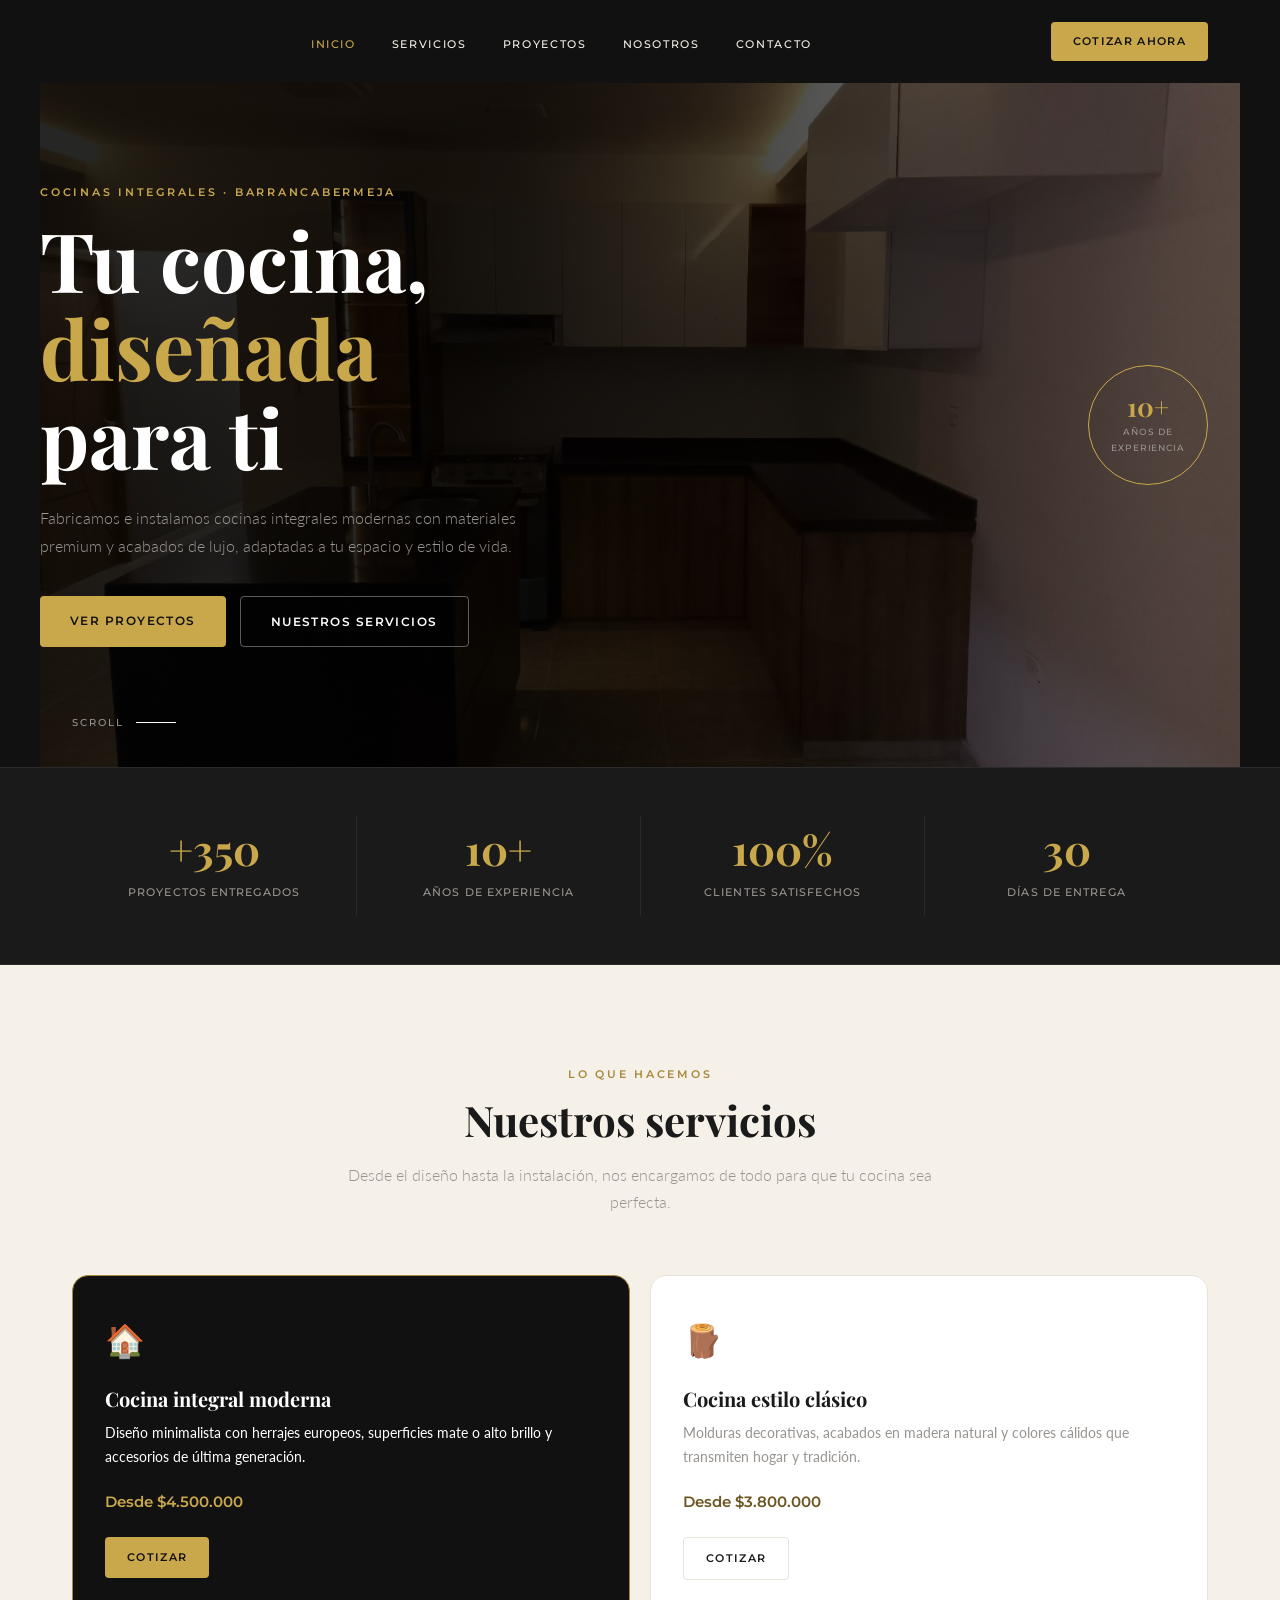
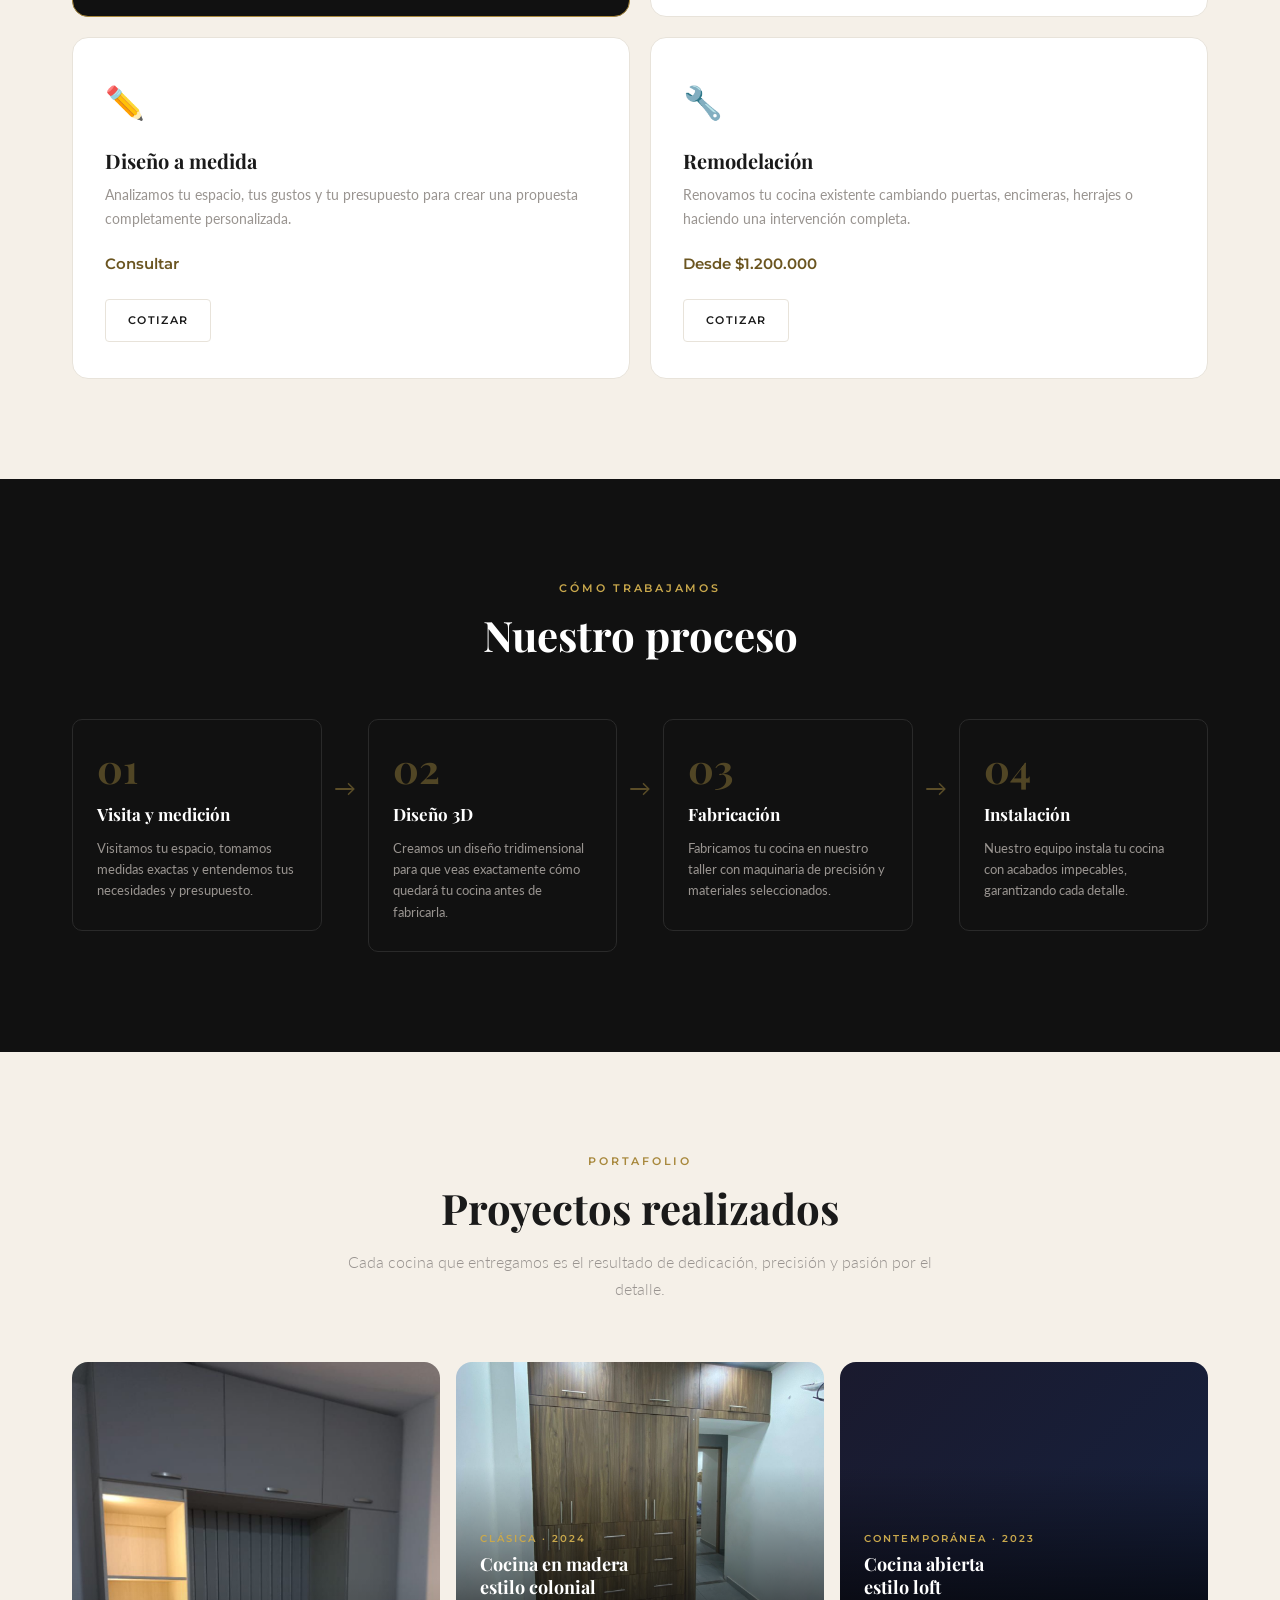
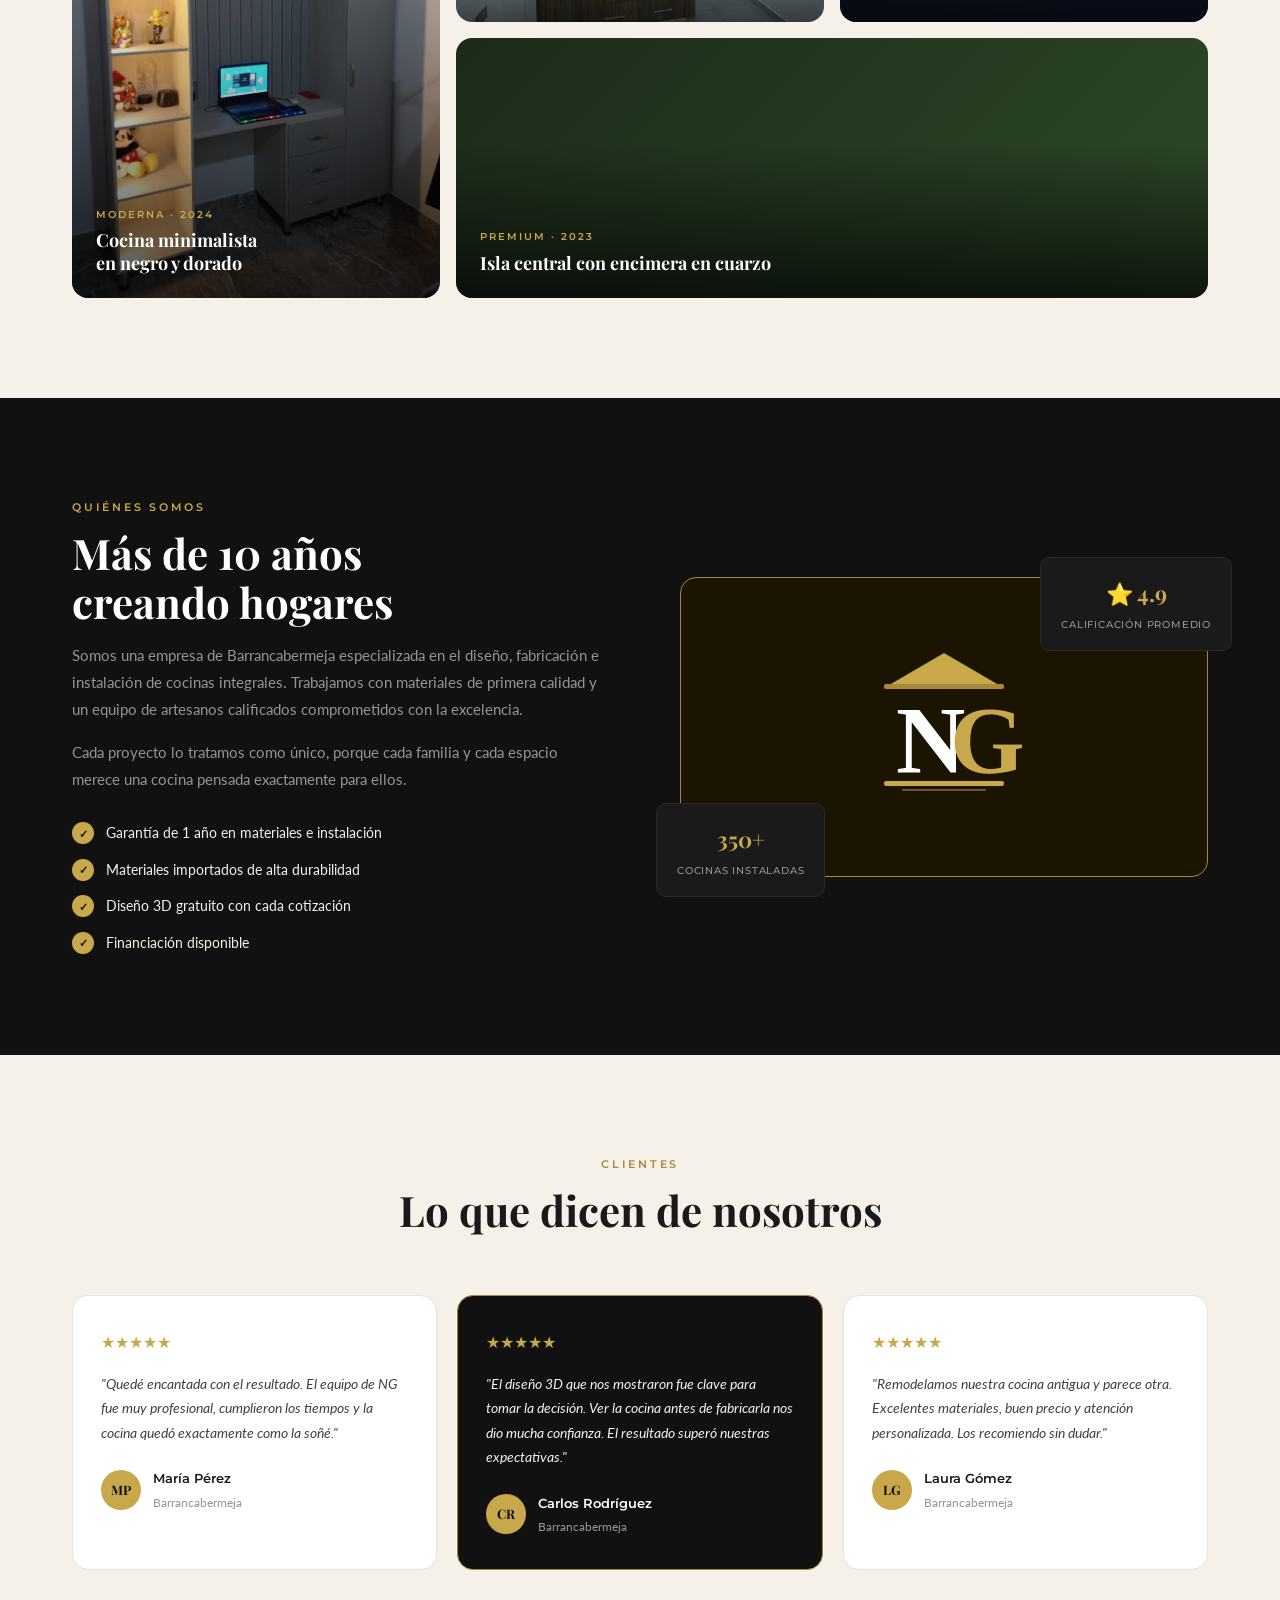
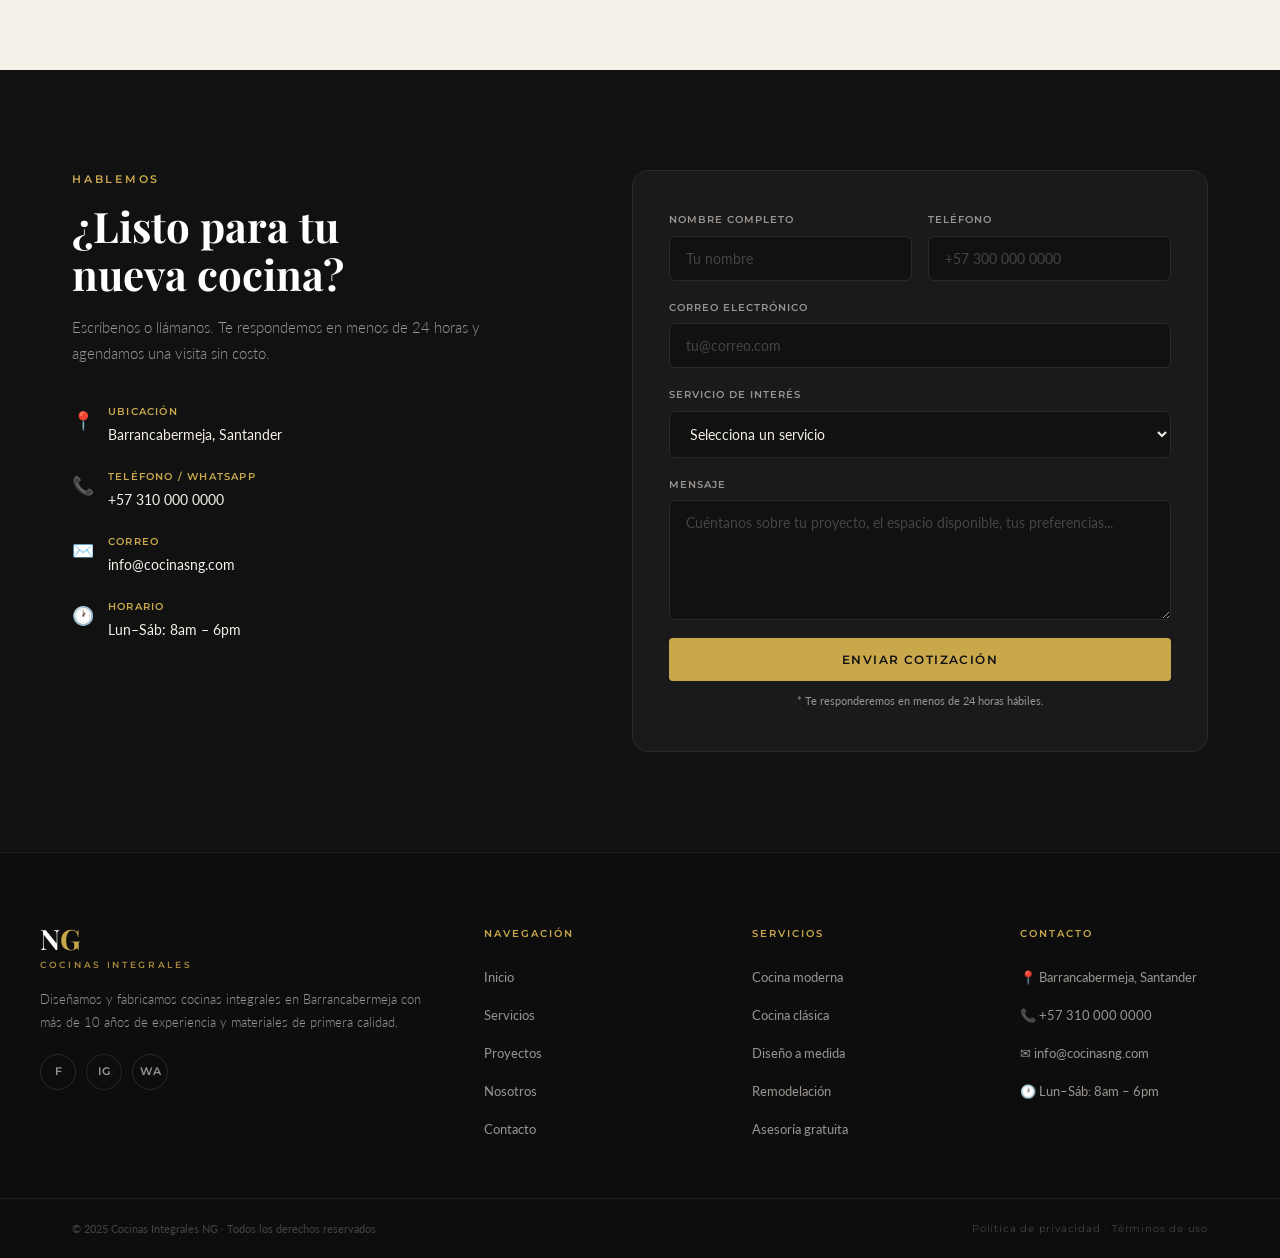
<file: src/templates/index.html>
<!DOCTYPE html>
<html lang="es">
<head>
  <meta charset="UTF-8" />
  <meta name="viewport" content="width=device-width, initial-scale=1.0" />
  <title>Cocinas Integrales NG — Barrancabermeja</title>
  <link rel="stylesheet" href="../static/css/style.css" />
  <link rel="preconnect" href="https://fonts.googleapis.com" />
  <link rel="preconnect" href="https://fonts.gstatic.com" crossorigin />
  <link href="https://fonts.googleapis.com/css2?family=Playfair+Display:ital,wght@0,400;0,700;1,400&family=Montserrat:wght@300;400;500;600&family=Lato:wght@300;400;700&display=swap" rel="stylesheet" />
</head>
<body>

  <!-- ═══════════════════ HEADER / NAV ═══════════════════ -->
  <header class="header" id="header">
    <nav class="nav container">
      <div class="nav__logo">
        <!-- <span class="nav__logo-n">N</span><span class="nav__logo-g">G</span> -->
      
    </div>
      <ul class="nav__links">
        <li><a href="#inicio" class="nav__link active">Inicio</a></li>
        <li><a href="#servicios" class="nav__link">Servicios</a></li>
        <li><a href="#proyectos" class="nav__link">Proyectos</a></li>
        <li><a href="#nosotros" class="nav__link">Nosotros</a></li>
        <li><a href="#contacto" class="nav__link">Contacto</a></li>
      </ul>
      <a href="#contacto" class="btn btn--gold nav__cta">Cotizar ahora</a>
      <button class="nav__burger" id="burger" aria-label="Menú">
        <span></span><span></span><span></span>
      </button>
    </nav>

    <!-- HERO -->
    <section class="hero container" id="inicio">
      <div class="hero__content">
        <p class="eyebrow">Cocinas Integrales · Barrancabermeja</p>
        <h1 class="hero__title">
          Tu cocina,<br>
          <span class="hero__title--gold">diseñada</span><br>
          para ti
        </h1>
        <p class="hero__sub">Fabricamos e instalamos cocinas integrales modernas con materiales premium y acabados de lujo, adaptadas a tu espacio y estilo de vida.</p>
        <div class="hero__actions">
          <a href="#proyectos" class="btn btn--gold">Ver proyectos</a>
          <a href="#servicios" class="btn btn--outline">Nuestros servicios</a>
        </div>
      </div>
      <div class="hero__badge">
        <div class="hero__badge-inner">
          <span class="hero__badge-num">10+</span>
          <span class="hero__badge-text">Años de<br>experiencia</span>
        </div>
      </div>
      <div class="hero__scroll">
        <span>Scroll</span>
        <div class="hero__scroll-line"></div>
      </div>
    </section>
  </header>

  <!-- ═══════════════════ STATS ═══════════════════ -->
  <section class="stats">
    <div class="container stats__grid">
      <div class="stat">
        <span class="stat__num">+350</span>
        <span class="stat__label">Proyectos entregados</span>
      </div>
      <div class="stat stat--divider">
        <span class="stat__num">10+</span>
        <span class="stat__label">Años de experiencia</span>
      </div>
      <div class="stat stat--divider">
        <span class="stat__num">100%</span>
        <span class="stat__label">Clientes satisfechos</span>
      </div>
      <div class="stat stat--divider">
        <span class="stat__num">30</span>
        <span class="stat__label">Días de entrega</span>
      </div>
    </div>
  </section>

  <!-- ═══════════════════ SERVICIOS ═══════════════════ -->
  <section class="servicios section" id="servicios">
    <div class="container">
      <div class="section__header">
        <p class="eyebrow eyebrow--dark">Lo que hacemos</p>
        <h2 class="section__title">Nuestros servicios</h2>
        <p class="section__sub">Desde el diseño hasta la instalación, nos encargamos de todo para que tu cocina sea perfecta.</p>
      </div>
      <div class="servicios__grid">
        <div class="service-card service-card--featured">
          <div class="service-card__icon">🏠</div>
          <h3 class="service-card__title">Cocina integral moderna</h3>
          <p class="service-card__text">Diseño minimalista con herrajes europeos, superficies mate o alto brillo y accesorios de última generación.</p>
          <div class="service-card__price">Desde $4.500.000</div>
          <a href="#contacto" class="btn btn--gold service-card__btn">Cotizar</a>
        </div>
        <div class="service-card">
          <div class="service-card__icon">🪵</div>
          <h3 class="service-card__title">Cocina estilo clásico</h3>
          <p class="service-card__text">Molduras decorativas, acabados en madera natural y colores cálidos que transmiten hogar y tradición.</p>
          <div class="service-card__price">Desde $3.800.000</div>
          <a href="#contacto" class="btn btn--outline-dark service-card__btn">Cotizar</a>
        </div>
        <div class="service-card">
          <div class="service-card__icon">✏️</div>
          <h3 class="service-card__title">Diseño a medida</h3>
          <p class="service-card__text">Analizamos tu espacio, tus gustos y tu presupuesto para crear una propuesta completamente personalizada.</p>
          <div class="service-card__price">Consultar</div>
          <a href="#contacto" class="btn btn--outline-dark service-card__btn">Cotizar</a>
        </div>
        <div class="service-card">
          <div class="service-card__icon">🔧</div>
          <h3 class="service-card__title">Remodelación</h3>
          <p class="service-card__text">Renovamos tu cocina existente cambiando puertas, encimeras, herrajes o haciendo una intervención completa.</p>
          <div class="service-card__price">Desde $1.200.000</div>
          <a href="#contacto" class="btn btn--outline-dark service-card__btn">Cotizar</a>
        </div>
      </div>
    </div>
  </section>

  <!-- ═══════════════════ PROCESO ═══════════════════ -->
  <section class="proceso section" id="proceso">
    <div class="container">
      <div class="section__header">
        <p class="eyebrow eyebrow--gold">Cómo trabajamos</p>
        <h2 class="section__title section__title--light">Nuestro proceso</h2>
      </div>
      <div class="proceso__steps">
        <div class="step">
          <div class="step__num">01</div>
          <h3 class="step__title">Visita y medición</h3>
          <p class="step__text">Visitamos tu espacio, tomamos medidas exactas y entendemos tus necesidades y presupuesto.</p>
        </div>
        <div class="step__arrow">→</div>
        <div class="step">
          <div class="step__num">02</div>
          <h3 class="step__title">Diseño 3D</h3>
          <p class="step__text">Creamos un diseño tridimensional para que veas exactamente cómo quedará tu cocina antes de fabricarla.</p>
        </div>
        <div class="step__arrow">→</div>
        <div class="step">
          <div class="step__num">03</div>
          <h3 class="step__title">Fabricación</h3>
          <p class="step__text">Fabricamos tu cocina en nuestro taller con maquinaria de precisión y materiales seleccionados.</p>
        </div>
        <div class="step__arrow">→</div>
        <div class="step">
          <div class="step__num">04</div>
          <h3 class="step__title">Instalación</h3>
          <p class="step__text">Nuestro equipo instala tu cocina con acabados impecables, garantizando cada detalle.</p>
        </div>
      </div>
    </div>
  </section>

  <!-- ═══════════════════ PROYECTOS ═══════════════════ -->
  <section class="proyectos section" id="proyectos">
    <div class="container">
      <div class="section__header">
        <p class="eyebrow eyebrow--dark">Portafolio</p>
        <h2 class="section__title">Proyectos realizados</h2>
        <p class="section__sub">Cada cocina que entregamos es el resultado de dedicación, precisión y pasión por el detalle.</p>
      </div>
      <div class="proyectos__grid">
        <div class="proyecto-card proyecto-card--tall">
          <div class="proyecto-card__img" style="background-image: url('../static/img/close_escritorio.jpeg'); background-size: cover; background-position: center;">
            <div class="proyecto-card__overlay">
              <span class="proyecto-card__tag">Moderna · 2024</span>
              <h3 class="proyecto-card__title">Cocina minimalista<br>en negro y dorado</h3>
            </div>
          </div>
        </div>
        <div class="proyecto-card">
          <div class="proyecto-card__img" style="background-image: url('../static/img/closet.jpeg'); background-size: cover; background-position: center;">
            <div class="proyecto-card__overlay">
              <span class="proyecto-card__tag">Clásica · 2024</span>
              <h3 class="proyecto-card__title">Cocina en madera<br>estilo colonial</h3>
            </div>
          </div>
        </div>
        <div class="proyecto-card">
          <div class="proyecto-card__img" style="background: linear-gradient(135deg, #1a1a2e 0%, #16213e 100%);">
            <div class="proyecto-card__overlay">
              <span class="proyecto-card__tag">Contemporánea · 2023</span>
              <h3 class="proyecto-card__title">Cocina abierta<br>estilo loft</h3>
            </div>
          </div>
        </div>
        <div class="proyecto-card proyecto-card--wide">
          <div class="proyecto-card__img" style="background: linear-gradient(135deg, #1c2b1a 0%, #2d4a28 100%);">
            <div class="proyecto-card__overlay">
              <span class="proyecto-card__tag">Premium · 2023</span>
              <h3 class="proyecto-card__title">Isla central con encimera en cuarzo</h3>
            </div>
          </div>
        </div>
      </div>
    </div>
  </section>

  <!-- ═══════════════════ NOSOTROS ═══════════════════ -->
  <section class="nosotros section" id="nosotros">
    <div class="container nosotros__layout">
      <div class="nosotros__content">
        <p class="eyebrow eyebrow--gold">Quiénes somos</p>
        <h2 class="section__title section__title--light">Más de 10 años<br>creando hogares</h2>
        <p class="nosotros__text">Somos una empresa de Barrancabermeja especializada en el diseño, fabricación e instalación de cocinas integrales. Trabajamos con materiales de primera calidad y un equipo de artesanos calificados comprometidos con la excelencia.</p>
        <p class="nosotros__text">Cada proyecto lo tratamos como único, porque cada familia y cada espacio merece una cocina pensada exactamente para ellos.</p>
        <div class="nosotros__features">
          <div class="feature">
            <div class="feature__icon">✓</div>
            <span>Garantía de 1 año en materiales e instalación</span>
          </div>
          <div class="feature">
            <div class="feature__icon">✓</div>
            <span>Materiales importados de alta durabilidad</span>
          </div>
          <div class="feature">
            <div class="feature__icon">✓</div>
            <span>Diseño 3D gratuito con cada cotización</span>
          </div>
          <div class="feature">
            <div class="feature__icon">✓</div>
            <span>Financiación disponible</span>
          </div>
        </div>
      </div>
      <div class="nosotros__visual">
        <div class="nosotros__card-big">
          <div class="nosotros__logo-display">
            <div class="ng-icon">
              <svg viewBox="0 0 200 180" xmlns="http://www.w3.org/2000/svg">
                <polygon points="100,20 160,55 40,55" fill="#C9A84C"/>
                <rect x="40" y="51" width="120" height="5" rx="2" fill="#A8883C"/>
                <text x="52" y="140" font-family="Georgia, serif" font-size="96" font-weight="700" fill="#FFFFFF">N</text>
                <text x="106" y="140" font-family="Georgia, serif" font-size="96" font-weight="700" fill="#C9A84C">G</text>
                <rect x="40" y="148" width="120" height="5" rx="2" fill="#C9A84C"/>
                <rect x="58" y="156" width="84" height="2" rx="1" fill="#A8883C" opacity="0.6"/>
              </svg>
            </div>
          </div>
        </div>
        <div class="nosotros__card-sm nosotros__card-sm--1">
          <span class="nosotros__card-num">350+</span>
          <span class="nosotros__card-label">Cocinas instaladas</span>
        </div>
        <div class="nosotros__card-sm nosotros__card-sm--2">
          <span class="nosotros__card-num">⭐ 4.9</span>
          <span class="nosotros__card-label">Calificación promedio</span>
        </div>
      </div>
    </div>
  </section>

  <!-- ═══════════════════ TESTIMONIOS ═══════════════════ -->
  <section class="testimonios section">
    <div class="container">
      <div class="section__header">
        <p class="eyebrow eyebrow--dark">Clientes</p>
        <h2 class="section__title">Lo que dicen de nosotros</h2>
      </div>
      <div class="testimonios__grid">
        <div class="testimonio">
          <div class="testimonio__stars">★★★★★</div>
          <p class="testimonio__text">"Quedé encantada con el resultado. El equipo de NG fue muy profesional, cumplieron los tiempos y la cocina quedó exactamente como la soñé."</p>
          <div class="testimonio__author">
            <div class="testimonio__avatar">MP</div>
            <div>
              <div class="testimonio__name">María Pérez</div>
              <div class="testimonio__city">Barrancabermeja</div>
            </div>
          </div>
        </div>
        <div class="testimonio testimonio--featured">
          <div class="testimonio__stars">★★★★★</div>
          <p class="testimonio__text">"El diseño 3D que nos mostraron fue clave para tomar la decisión. Ver la cocina antes de fabricarla nos dio mucha confianza. El resultado superó nuestras expectativas."</p>
          <div class="testimonio__author">
            <div class="testimonio__avatar">CR</div>
            <div>
              <div class="testimonio__name">Carlos Rodríguez</div>
              <div class="testimonio__city">Barrancabermeja</div>
            </div>
          </div>
        </div>
        <div class="testimonio">
          <div class="testimonio__stars">★★★★★</div>
          <p class="testimonio__text">"Remodelamos nuestra cocina antigua y parece otra. Excelentes materiales, buen precio y atención personalizada. Los recomiendo sin dudar."</p>
          <div class="testimonio__author">
            <div class="testimonio__avatar">LG</div>
            <div>
              <div class="testimonio__name">Laura Gómez</div>
              <div class="testimonio__city">Barrancabermeja</div>
            </div>
          </div>
        </div>
      </div>
    </div>
  </section>

  <!-- ═══════════════════ CONTACTO ═══════════════════ -->
  <section class="contacto section" id="contacto">
    <div class="container contacto__layout">
      <div class="contacto__info">
        <p class="eyebrow eyebrow--gold">Hablemos</p>
        <h2 class="section__title section__title--light">¿Listo para tu<br>nueva cocina?</h2>
        <p class="contacto__sub">Escríbenos o llámanos. Te respondemos en menos de 24 horas y agendamos una visita sin costo.</p>
        <div class="contacto__datos">
          <div class="contacto__dato">
            <span class="contacto__dato-icon">📍</span>
            <div>
              <div class="contacto__dato-title">Ubicación</div>
              <div class="contacto__dato-val">Barrancabermeja, Santander</div>
            </div>
          </div>
          <div class="contacto__dato">
            <span class="contacto__dato-icon">📞</span>
            <div>
              <div class="contacto__dato-title">Teléfono / WhatsApp</div>
              <div class="contacto__dato-val">+57 310 000 0000</div>
            </div>
          </div>
          <div class="contacto__dato">
            <span class="contacto__dato-icon">✉️</span>
            <div>
              <div class="contacto__dato-title">Correo</div>
              <div class="contacto__dato-val">info@cocinasng.com</div>
            </div>
          </div>
          <div class="contacto__dato">
            <span class="contacto__dato-icon">🕐</span>
            <div>
              <div class="contacto__dato-title">Horario</div>
              <div class="contacto__dato-val">Lun–Sáb: 8am – 6pm</div>
            </div>
          </div>
        </div>
      </div>
      <form class="contacto__form" id="form">
        <div class="form__row">
          <div class="form__group">
            <label class="form__label" for="nombre">Nombre completo</label>
            <input class="form__input" type="text" id="nombre" placeholder="Tu nombre" />
          </div>
          <div class="form__group">
            <label class="form__label" for="telefono">Teléfono</label>
            <input class="form__input" type="tel" id="telefono" placeholder="+57 300 000 0000" />
          </div>
        </div>
        <div class="form__group">
          <label class="form__label" for="email">Correo electrónico</label>
          <input class="form__input" type="email" id="email" placeholder="tu@correo.com" />
        </div>
        <div class="form__group">
          <label class="form__label" for="servicio">Servicio de interés</label>
          <select class="form__input form__select" id="servicio">
            <option value="">Selecciona un servicio</option>
            <option>Cocina integral moderna</option>
            <option>Cocina estilo clásico</option>
            <option>Diseño a medida</option>
            <option>Remodelación</option>
          </select>
        </div>
        <div class="form__group">
          <label class="form__label" for="mensaje">Mensaje</label>
          <textarea class="form__input form__textarea" id="mensaje" placeholder="Cuéntanos sobre tu proyecto, el espacio disponible, tus preferencias..."></textarea>
        </div>
        <button type="submit" class="btn btn--gold btn--full">Enviar cotización</button>
        <p class="form__note">* Te responderemos en menos de 24 horas hábiles.</p>
      </form>
    </div>
  </section>

  <!-- ═══════════════════ FOOTER ═══════════════════ -->
  <footer class="footer">
    <div class="container footer__top">
      <div class="footer__brand">
        <div class="footer__logo">
          <span class="footer__logo-n">N</span><span class="footer__logo-g">G</span>
        </div>
        <p class="footer__tagline">COCINAS INTEGRALES</p>
        <p class="footer__desc">Diseñamos y fabricamos cocinas integrales en Barrancabermeja con más de 10 años de experiencia y materiales de primera calidad.</p>
        <div class="footer__social">
          <a href="#" class="footer__social-link" aria-label="Facebook">f</a>
          <a href="#" class="footer__social-link" aria-label="Instagram">ig</a>
          <a href="#" class="footer__social-link" aria-label="WhatsApp">wa</a>
        </div>
      </div>
      <div class="footer__col">
        <h4 class="footer__col-title">Navegación</h4>
        <ul class="footer__links">
          <li><a href="#inicio" class="footer__link">Inicio</a></li>
          <li><a href="#servicios" class="footer__link">Servicios</a></li>
          <li><a href="#proyectos" class="footer__link">Proyectos</a></li>
          <li><a href="#nosotros" class="footer__link">Nosotros</a></li>
          <li><a href="#contacto" class="footer__link">Contacto</a></li>
        </ul>
      </div>
      <div class="footer__col">
        <h4 class="footer__col-title">Servicios</h4>
        <ul class="footer__links">
          <li><a href="#" class="footer__link">Cocina moderna</a></li>
          <li><a href="#" class="footer__link">Cocina clásica</a></li>
          <li><a href="#" class="footer__link">Diseño a medida</a></li>
          <li><a href="#" class="footer__link">Remodelación</a></li>
          <li><a href="#" class="footer__link">Asesoría gratuita</a></li>
        </ul>
      </div>
      <div class="footer__col">
        <h4 class="footer__col-title">Contacto</h4>
        <ul class="footer__links">
          <li><a href="#" class="footer__link">📍 Barrancabermeja, Santander</a></li>
          <li><a href="tel:+573100000000" class="footer__link">📞 +57 310 000 0000</a></li>
          <li><a href="mailto:info@cocinasng.com" class="footer__link">✉ info@cocinasng.com</a></li>
          <li><a href="#" class="footer__link">🕐 Lun–Sáb: 8am – 6pm</a></li>
        </ul>
      </div>
    </div>
    <div class="footer__bottom">
      <div class="container footer__bottom-inner">
        <span class="footer__copy">© 2025 Cocinas Integrales NG · Todos los derechos reservados</span>
        <span class="footer__legal">Política de privacidad · Términos de uso</span>
      </div>
    </div>
  </footer>

  <script>
    // Navbar scroll
    const header = document.getElementById('header');
    window.addEventListener('scroll', () => {
      header.classList.toggle('header--scrolled', window.scrollY > 60);
    });

    // Burger menu
    const burger = document.getElementById('burger');
    const navLinks = document.querySelector('.nav__links');
    burger.addEventListener('click', () => {
      navLinks.classList.toggle('nav__links--open');
      burger.classList.toggle('nav__burger--open');
    });

    // Active link
    const links = document.querySelectorAll('.nav__link');
    links.forEach(l => l.addEventListener('click', () => {
      links.forEach(x => x.classList.remove('active'));
      l.classList.add('active');
      navLinks.classList.remove('nav__links--open');
    }));

    // Form submit
    document.getElementById('form').addEventListener('submit', e => {
      e.preventDefault();
      alert('¡Gracias! Tu cotización fue enviada. Te contactaremos pronto.');
    });

    // Scroll reveal
    const observer = new IntersectionObserver((entries) => {
      entries.forEach(e => {
        if (e.isIntersecting) e.target.classList.add('visible');
      });
    }, { threshold: 0.12 });
    document.querySelectorAll('.service-card, .step, .proyecto-card, .testimonio, .stat, .feature').forEach(el => {
      el.classList.add('reveal');
      observer.observe(el);
    });
  </script>
</body>
</html>
</file>
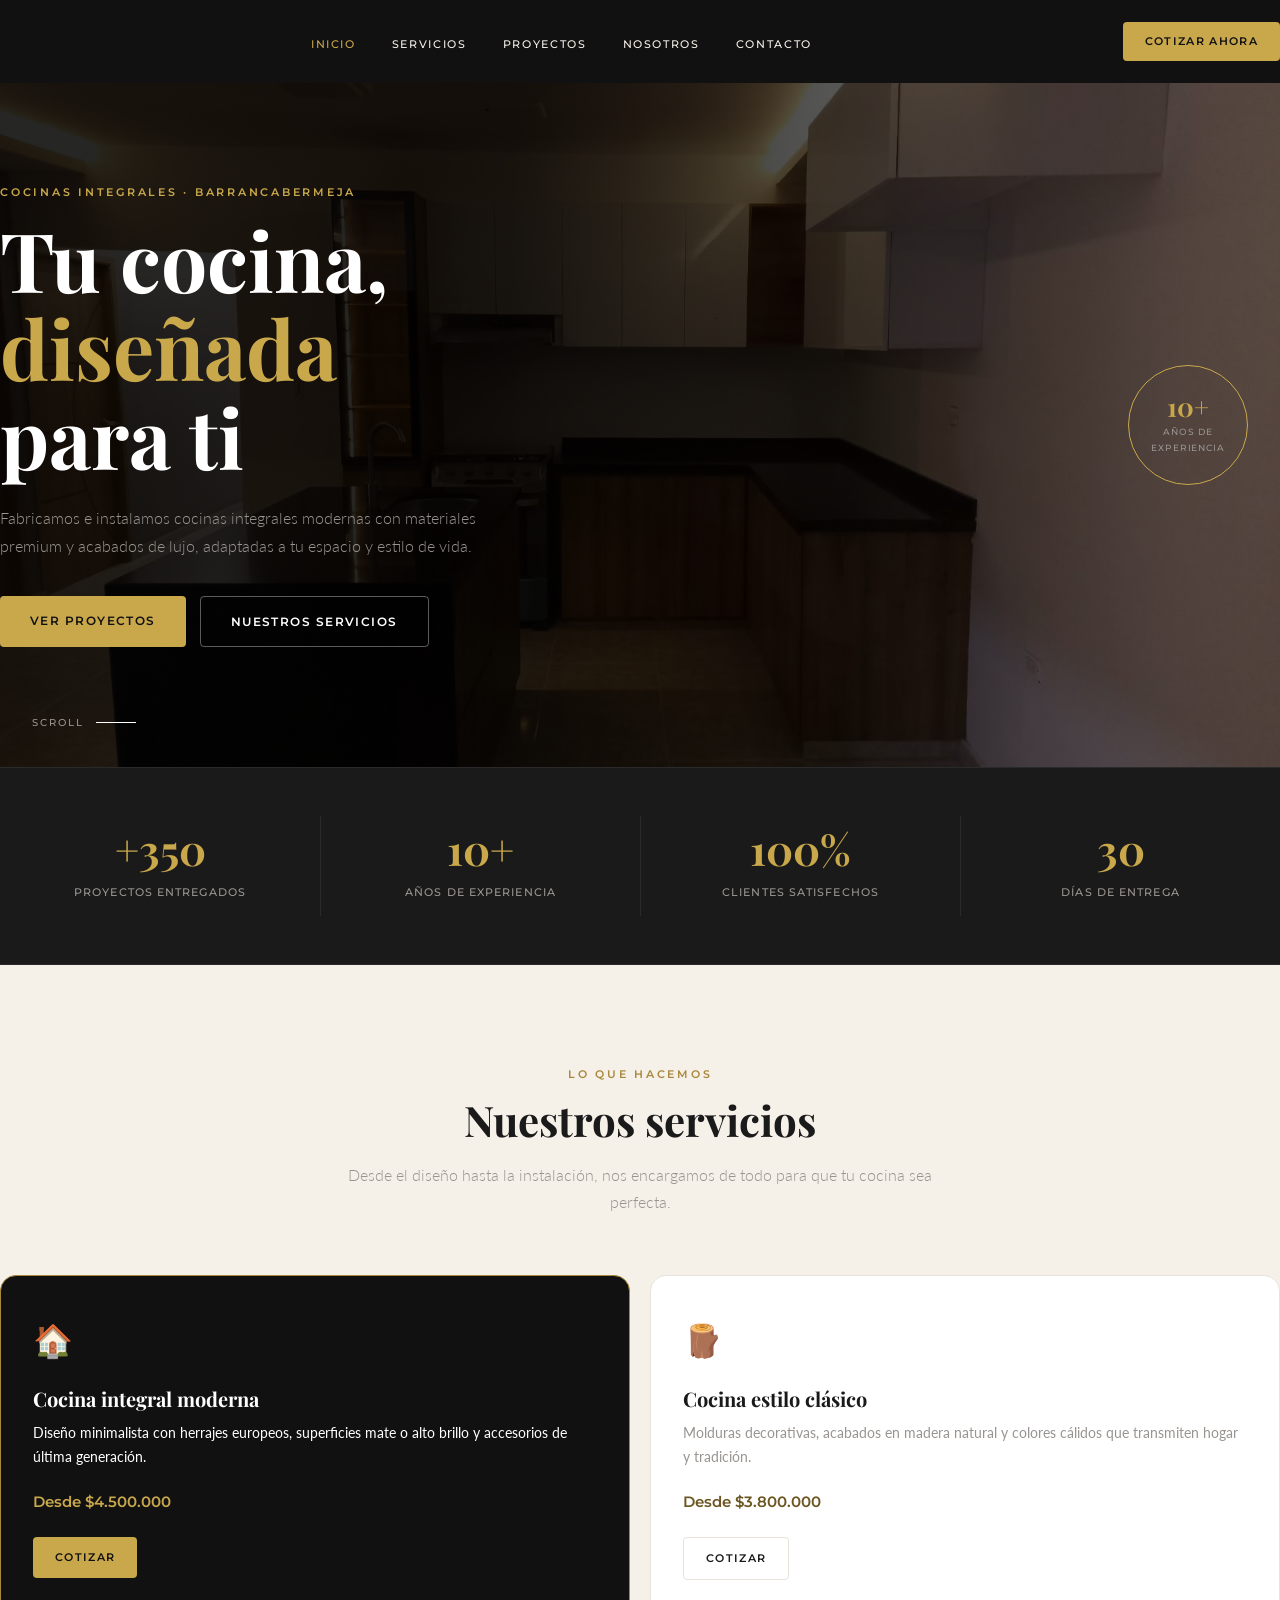
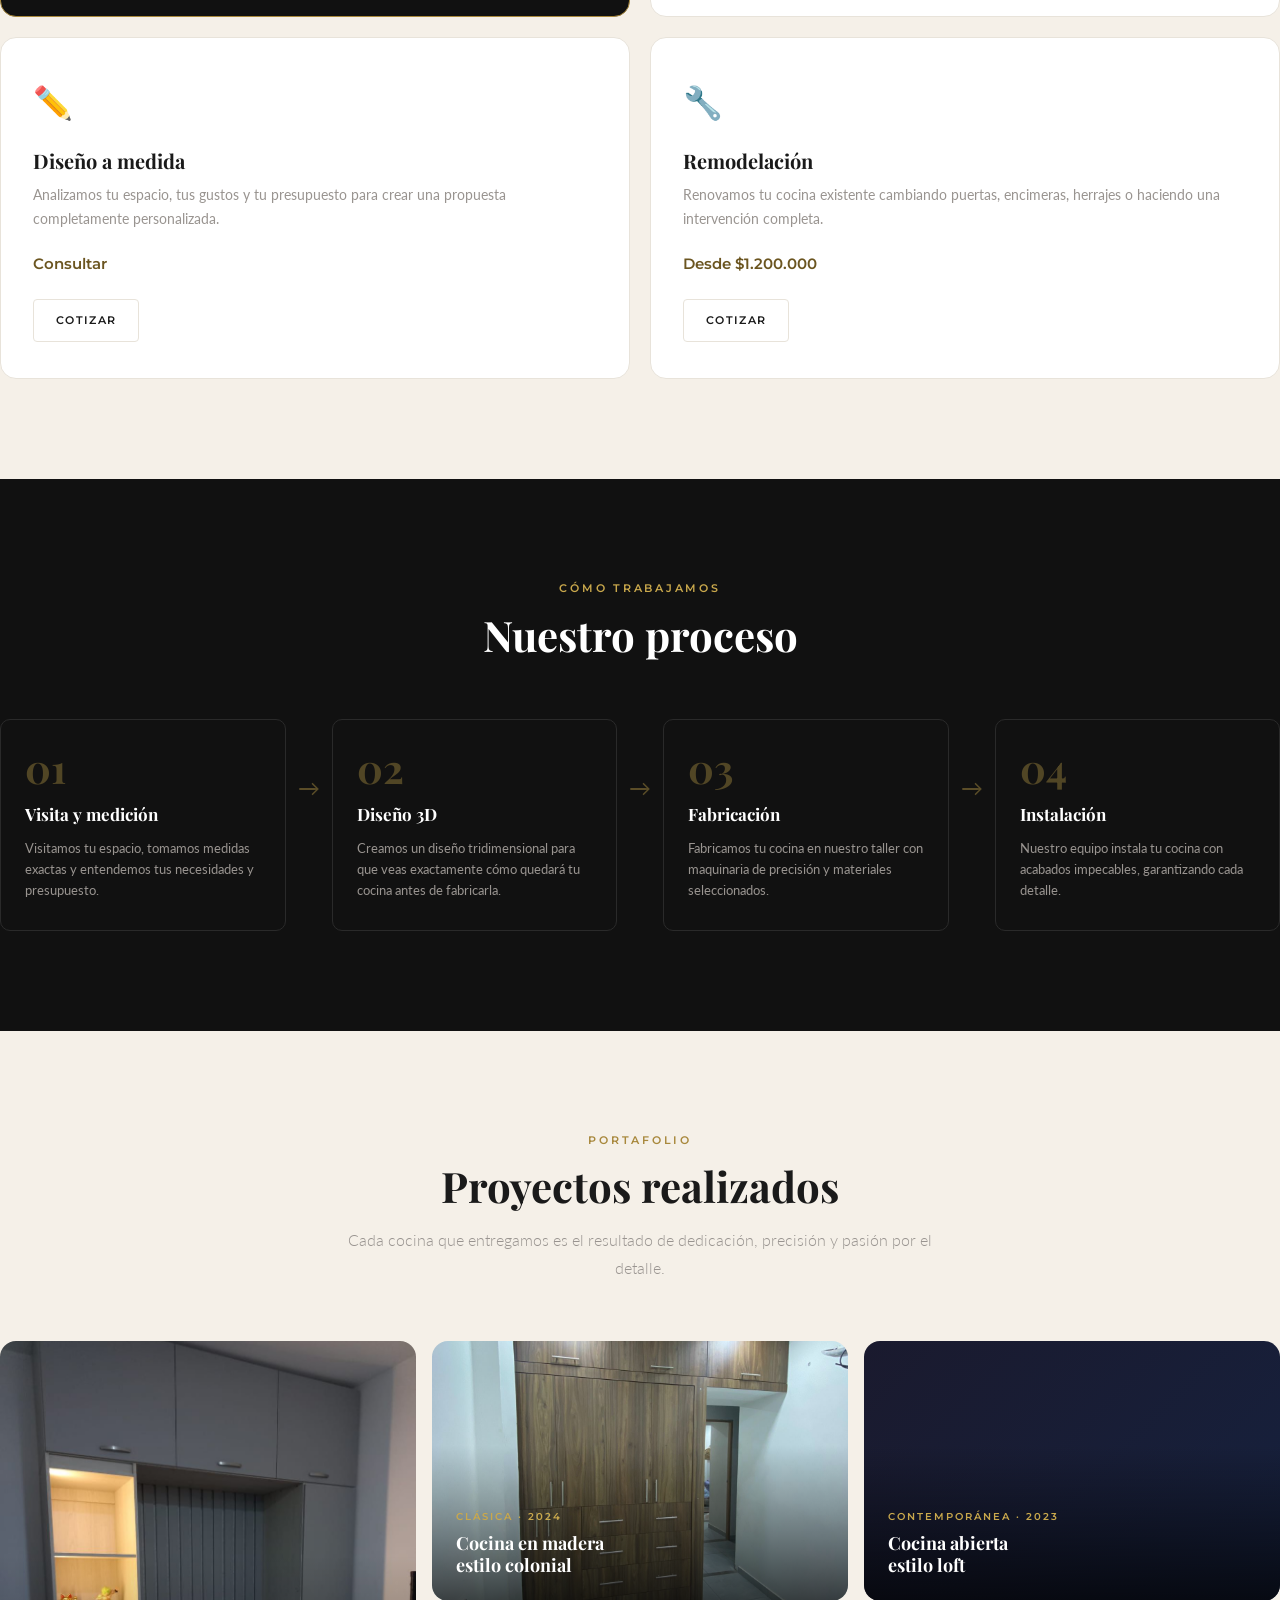
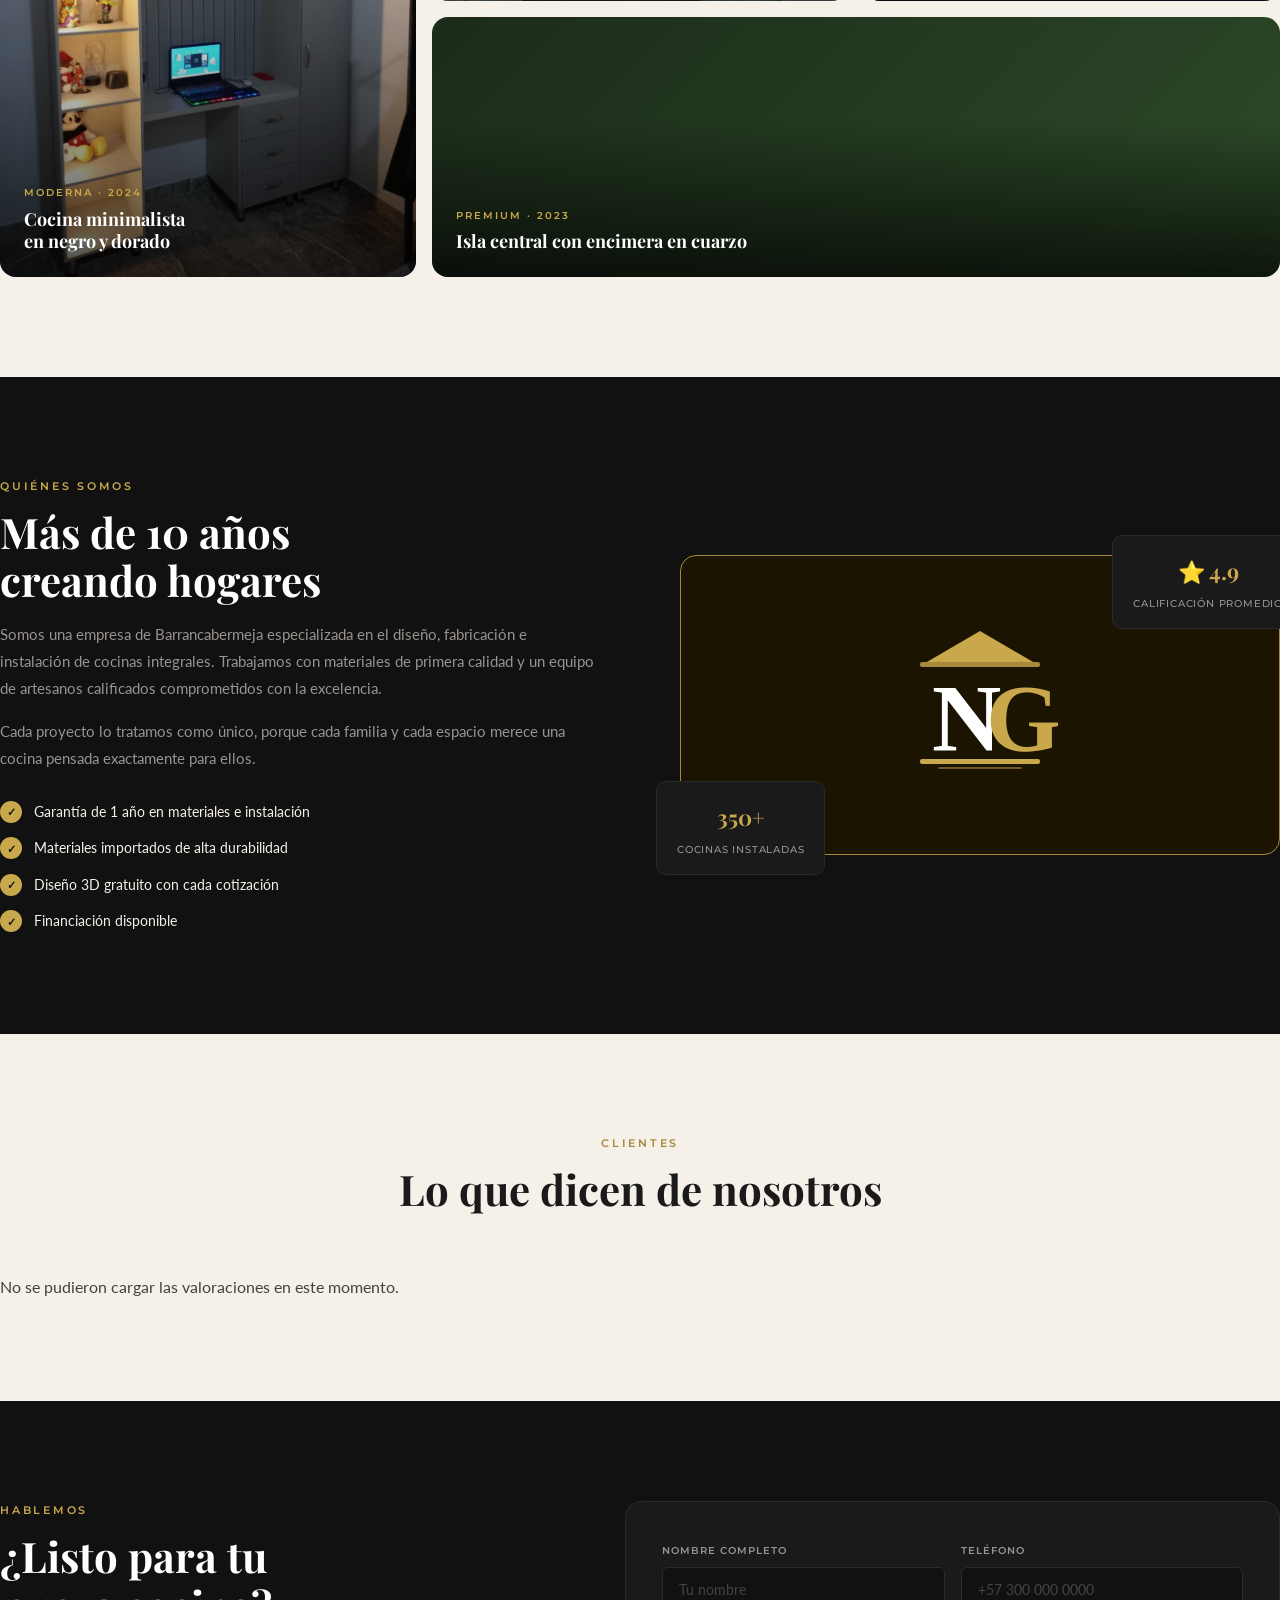
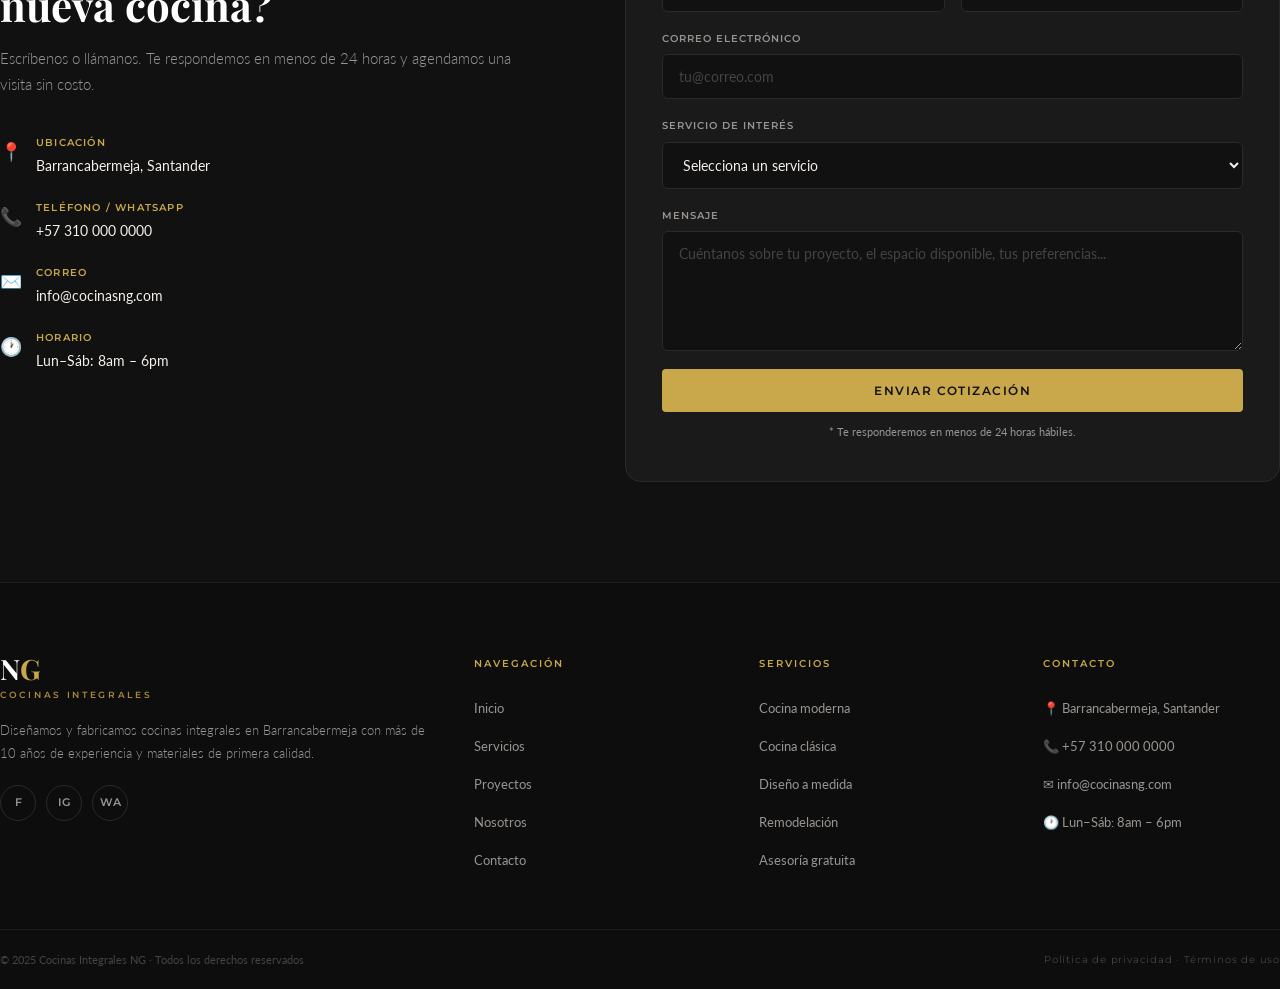
<file: proyecto NG/src/templates/index.html>
<!DOCTYPE html>
<html lang="es">
<head>
  <meta charset="UTF-8" />
  <meta name="viewport" content="width=device-width, initial-scale=1.0" />
  <title>Cocinas Integrales NG — Barrancabermeja</title>
  <link rel="stylesheet" href="../static/css/style.css" />
  <link rel="preconnect" href="https://fonts.googleapis.com" />
  <link rel="preconnect" href="https://fonts.gstatic.com" crossorigin />
  <link href="https://fonts.googleapis.com/css2?family=Playfair+Display:ital,wght@0,400;0,700;1,400&family=Montserrat:wght@300;400;500;600&family=Lato:wght@300;400;700&display=swap" rel="stylesheet" />
</head>
<body>

  <!-- ═══════════════════ HEADER / NAV ═══════════════════ -->
  <header class="header" id="header">
    <nav class="nav container">
      <div class="nav__logo">
        <!-- <span class="nav__logo-n">N</span><span class="nav__logo-g">G</span> -->
      
    </div>
      <ul class="nav__links">
        <li><a href="#inicio" class="nav__link active">Inicio</a></li>
        <li><a href="#servicios" class="nav__link">Servicios</a></li>
        <li><a href="#proyectos" class="nav__link">Proyectos</a></li>
        <li><a href="#nosotros" class="nav__link">Nosotros</a></li>
        <li><a href="#contacto" class="nav__link">Contacto</a></li>
      </ul>
      <a href="#contacto" class="btn btn--gold nav__cta">Cotizar ahora</a>
      <button class="nav__burger" id="burger" aria-label="Menú">
        <span></span><span></span><span></span>
      </button>
    </nav>

    <!-- HERO -->
    <section class="hero container" id="inicio">
      <div class="hero__content">
        <p class="eyebrow">Cocinas Integrales · Barrancabermeja</p>
        <h1 class="hero__title">
          Tu cocina,<br>
          <span class="hero__title--gold">diseñada</span><br>
          para ti
        </h1>
        <p class="hero__sub">Fabricamos e instalamos cocinas integrales modernas con materiales premium y acabados de lujo, adaptadas a tu espacio y estilo de vida.</p>
        <div class="hero__actions">
          <a href="#proyectos" class="btn btn--gold">Ver proyectos</a>
          <a href="#servicios" class="btn btn--outline">Nuestros servicios</a>
        </div>
      </div>
      <div class="hero__badge">
        <div class="hero__badge-inner">
          <span class="hero__badge-num">10+</span>
          <span class="hero__badge-text">Años de<br>experiencia</span>
        </div>
      </div>
      <div class="hero__scroll">
        <span>Scroll</span>
        <div class="hero__scroll-line"></div>
      </div>
    </section>
  </header>

  <!-- ═══════════════════ STATS ═══════════════════ -->
  <section class="stats">
    <div class="container stats__grid">
      <div class="stat">
        <span class="stat__num">+350</span>
        <span class="stat__label">Proyectos entregados</span>
      </div>
      <div class="stat stat--divider">
        <span class="stat__num">10+</span>
        <span class="stat__label">Años de experiencia</span>
      </div>
      <div class="stat stat--divider">
        <span class="stat__num">100%</span>
        <span class="stat__label">Clientes satisfechos</span>
      </div>
      <div class="stat stat--divider">
        <span class="stat__num">30</span>
        <span class="stat__label">Días de entrega</span>
      </div>
    </div>
  </section>

  <!-- ═══════════════════ SERVICIOS ═══════════════════ -->
  <section class="servicios section" id="servicios">
    <div class="container">
      <div class="section__header">
        <p class="eyebrow eyebrow--dark">Lo que hacemos</p>
        <h2 class="section__title">Nuestros servicios</h2>
        <p class="section__sub">Desde el diseño hasta la instalación, nos encargamos de todo para que tu cocina sea perfecta.</p>
      </div>
      <div class="servicios__grid">
        <div class="service-card service-card--featured">
          <div class="service-card__icon">🏠</div>
          <h3 class="service-card__title">Cocina integral moderna</h3>
          <p class="service-card__text">Diseño minimalista con herrajes europeos, superficies mate o alto brillo y accesorios de última generación.</p>
          <div class="service-card__price">Desde $4.500.000</div>
          <a href="#contacto" class="btn btn--gold service-card__btn">Cotizar</a>
        </div>
        <div class="service-card">
          <div class="service-card__icon">🪵</div>
          <h3 class="service-card__title">Cocina estilo clásico</h3>
          <p class="service-card__text">Molduras decorativas, acabados en madera natural y colores cálidos que transmiten hogar y tradición.</p>
          <div class="service-card__price">Desde $3.800.000</div>
          <a href="#contacto" class="btn btn--outline-dark service-card__btn">Cotizar</a>
        </div>
        <div class="service-card">
          <div class="service-card__icon">✏️</div>
          <h3 class="service-card__title">Diseño a medida</h3>
          <p class="service-card__text">Analizamos tu espacio, tus gustos y tu presupuesto para crear una propuesta completamente personalizada.</p>
          <div class="service-card__price">Consultar</div>
          <a href="#contacto" class="btn btn--outline-dark service-card__btn">Cotizar</a>
        </div>
        <div class="service-card">
          <div class="service-card__icon">🔧</div>
          <h3 class="service-card__title">Remodelación</h3>
          <p class="service-card__text">Renovamos tu cocina existente cambiando puertas, encimeras, herrajes o haciendo una intervención completa.</p>
          <div class="service-card__price">Desde $1.200.000</div>
          <a href="#contacto" class="btn btn--outline-dark service-card__btn">Cotizar</a>
        </div>
      </div>
    </div>
  </section>

  <!-- ═══════════════════ PROCESO ═══════════════════ -->
  <section class="proceso section" id="proceso">
    <div class="container">
      <div class="section__header">
        <p class="eyebrow eyebrow--gold">Cómo trabajamos</p>
        <h2 class="section__title section__title--light">Nuestro proceso</h2>
      </div>
      <div class="proceso__steps">
        <div class="step">
          <div class="step__num">01</div>
          <h3 class="step__title">Visita y medición</h3>
          <p class="step__text">Visitamos tu espacio, tomamos medidas exactas y entendemos tus necesidades y presupuesto.</p>
        </div>
        <div class="step__arrow">→</div>
        <div class="step">
          <div class="step__num">02</div>
          <h3 class="step__title">Diseño 3D</h3>
          <p class="step__text">Creamos un diseño tridimensional para que veas exactamente cómo quedará tu cocina antes de fabricarla.</p>
        </div>
        <div class="step__arrow">→</div>
        <div class="step">
          <div class="step__num">03</div>
          <h3 class="step__title">Fabricación</h3>
          <p class="step__text">Fabricamos tu cocina en nuestro taller con maquinaria de precisión y materiales seleccionados.</p>
        </div>
        <div class="step__arrow">→</div>
        <div class="step">
          <div class="step__num">04</div>
          <h3 class="step__title">Instalación</h3>
          <p class="step__text">Nuestro equipo instala tu cocina con acabados impecables, garantizando cada detalle.</p>
        </div>
      </div>
    </div>
  </section>

  <!-- ═══════════════════ PROYECTOS ═══════════════════ -->
  <section class="proyectos section" id="proyectos">
    <div class="container">
      <div class="section__header">
        <p class="eyebrow eyebrow--dark">Portafolio</p>
        <h2 class="section__title">Proyectos realizados</h2>
        <p class="section__sub">Cada cocina que entregamos es el resultado de dedicación, precisión y pasión por el detalle.</p>
      </div>
      <div class="proyectos__grid">
        <div class="proyecto-card proyecto-card--tall">
          <div class="proyecto-card__img" style="background-image: url('../static/img/close_escritorio.jpeg'); background-size: cover; background-position: center;">
            <div class="proyecto-card__overlay">
              <span class="proyecto-card__tag">Moderna · 2024</span>
              <h3 class="proyecto-card__title">Cocina minimalista<br>en negro y dorado</h3>
            </div>
          </div>
        </div>
        <div class="proyecto-card">
          <div class="proyecto-card__img" style="background-image: url('../static/img/closet.jpeg'); background-size: cover; background-position: center;">
            <div class="proyecto-card__overlay">
              <span class="proyecto-card__tag">Clásica · 2024</span>
              <h3 class="proyecto-card__title">Cocina en madera<br>estilo colonial</h3>
            </div>
          </div>
        </div>
        <div class="proyecto-card">
          <div class="proyecto-card__img" style="background: linear-gradient(135deg, #1a1a2e 0%, #16213e 100%);">
            <div class="proyecto-card__overlay">
              <span class="proyecto-card__tag">Contemporánea · 2023</span>
              <h3 class="proyecto-card__title">Cocina abierta<br>estilo loft</h3>
            </div>
          </div>
        </div>
        <div class="proyecto-card proyecto-card--wide">
          <div class="proyecto-card__img" style="background: linear-gradient(135deg, #1c2b1a 0%, #2d4a28 100%);">
            <div class="proyecto-card__overlay">
              <span class="proyecto-card__tag">Premium · 2023</span>
              <h3 class="proyecto-card__title">Isla central con encimera en cuarzo</h3>
            </div>
          </div>
        </div>
      </div>
    </div>
  </section>

  <!-- ═══════════════════ NOSOTROS ═══════════════════ -->
  <section class="nosotros section" id="nosotros">
    <div class="container nosotros__layout">
      <div class="nosotros__content">
        <p class="eyebrow eyebrow--gold">Quiénes somos</p>
        <h2 class="section__title section__title--light">Más de 10 años<br>creando hogares</h2>
        <p class="nosotros__text">Somos una empresa de Barrancabermeja especializada en el diseño, fabricación e instalación de cocinas integrales. Trabajamos con materiales de primera calidad y un equipo de artesanos calificados comprometidos con la excelencia.</p>
        <p class="nosotros__text">Cada proyecto lo tratamos como único, porque cada familia y cada espacio merece una cocina pensada exactamente para ellos.</p>
        <div class="nosotros__features">
          <div class="feature">
            <div class="feature__icon">✓</div>
            <span>Garantía de 1 año en materiales e instalación</span>
          </div>
          <div class="feature">
            <div class="feature__icon">✓</div>
            <span>Materiales importados de alta durabilidad</span>
          </div>
          <div class="feature">
            <div class="feature__icon">✓</div>
            <span>Diseño 3D gratuito con cada cotización</span>
          </div>
          <div class="feature">
            <div class="feature__icon">✓</div>
            <span>Financiación disponible</span>
          </div>
        </div>
      </div>
      <div class="nosotros__visual">
        <div class="nosotros__card-big">
          <div class="nosotros__logo-display">
            <div class="ng-icon">
              <svg viewBox="0 0 200 180" xmlns="http://www.w3.org/2000/svg">
                <polygon points="100,20 160,55 40,55" fill="#C9A84C"/>
                <rect x="40" y="51" width="120" height="5" rx="2" fill="#A8883C"/>
                <text x="52" y="140" font-family="Georgia, serif" font-size="96" font-weight="700" fill="#FFFFFF">N</text>
                <text x="106" y="140" font-family="Georgia, serif" font-size="96" font-weight="700" fill="#C9A84C">G</text>
                <rect x="40" y="148" width="120" height="5" rx="2" fill="#C9A84C"/>
                <rect x="58" y="156" width="84" height="2" rx="1" fill="#A8883C" opacity="0.6"/>
              </svg>
            </div>
          </div>
        </div>
        <div class="nosotros__card-sm nosotros__card-sm--1">
          <span class="nosotros__card-num">350+</span>
          <span class="nosotros__card-label">Cocinas instaladas</span>
        </div>
        <div class="nosotros__card-sm nosotros__card-sm--2">
          <span class="nosotros__card-num">⭐ 4.9</span>
          <span class="nosotros__card-label">Calificación promedio</span>
        </div>
      </div>
    </div>
  </section>

  <!-- ═══════════════════ TESTIMONIOS ═══════════════════ -->
  <section class="testimonios section">
    <div class="container">
      <div class="section__header">
        <p class="eyebrow eyebrow--dark">Clientes</p>
        <h2 class="section__title">Lo que dicen de nosotros</h2>
      </div>
      <div class="testimonios__grid" id="testimonios-grid" aria-live="polite">
        <p class="testimonios__status">Cargando valoraciones...</p>
      </div>
    </div>
  </section>

  <!-- ═══════════════════ CONTACTO ═══════════════════ -->
  <section class="contacto section" id="contacto">
    <div class="container contacto__layout">
      <div class="contacto__info">
        <p class="eyebrow eyebrow--gold">Hablemos</p>
        <h2 class="section__title section__title--light">¿Listo para tu<br>nueva cocina?</h2>
        <p class="contacto__sub">Escríbenos o llámanos. Te respondemos en menos de 24 horas y agendamos una visita sin costo.</p>
        <div class="contacto__datos">
          <div class="contacto__dato">
            <span class="contacto__dato-icon">📍</span>
            <div>
              <div class="contacto__dato-title">Ubicación</div>
              <div class="contacto__dato-val">Barrancabermeja, Santander</div>
            </div>
          </div>
          <div class="contacto__dato">
            <span class="contacto__dato-icon">📞</span>
            <div>
              <div class="contacto__dato-title">Teléfono / WhatsApp</div>
              <div class="contacto__dato-val">+57 310 000 0000</div>
            </div>
          </div>
          <div class="contacto__dato">
            <span class="contacto__dato-icon">✉️</span>
            <div>
              <div class="contacto__dato-title">Correo</div>
              <div class="contacto__dato-val">info@cocinasng.com</div>
            </div>
          </div>
          <div class="contacto__dato">
            <span class="contacto__dato-icon">🕐</span>
            <div>
              <div class="contacto__dato-title">Horario</div>
              <div class="contacto__dato-val">Lun–Sáb: 8am – 6pm</div>
            </div>
          </div>
        </div>
      </div>
      <form class="contacto__form" id="form">
        <div class="form__row">
          <div class="form__group">
            <label class="form__label" for="nombre">Nombre completo</label>
            <input class="form__input" type="text" id="nombre" placeholder="Tu nombre" />
          </div>
          <div class="form__group">
            <label class="form__label" for="telefono">Teléfono</label>
            <input class="form__input" type="tel" id="telefono" placeholder="+57 300 000 0000" />
          </div>
        </div>
        <div class="form__group">
          <label class="form__label" for="email">Correo electrónico</label>
          <input class="form__input" type="email" id="email" placeholder="tu@correo.com" />
        </div>
        <div class="form__group">
          <label class="form__label" for="servicio">Servicio de interés</label>
          <select class="form__input form__select" id="servicio">
            <option value="">Selecciona un servicio</option>
            <option>Cocina integral moderna</option>
            <option>Cocina estilo clásico</option>
            <option>Diseño a medida</option>
            <option>Remodelación</option>
          </select>
        </div>
        <div class="form__group">
          <label class="form__label" for="mensaje">Mensaje</label>
          <textarea class="form__input form__textarea" id="mensaje" placeholder="Cuéntanos sobre tu proyecto, el espacio disponible, tus preferencias..."></textarea>
        </div>
        <button type="submit" class="btn btn--gold btn--full">Enviar cotización</button>
        <p class="form__note">* Te responderemos en menos de 24 horas hábiles.</p>
      </form>
    </div>
  </section>

  <!-- ═══════════════════ FOOTER ═══════════════════ -->
  <footer class="footer">
    <div class="container footer__top">
      <div class="footer__brand">
        <div class="footer__logo">
          <span class="footer__logo-n">N</span><span class="footer__logo-g">G</span>
        </div>
        <p class="footer__tagline">COCINAS INTEGRALES</p>
        <p class="footer__desc">Diseñamos y fabricamos cocinas integrales en Barrancabermeja con más de 10 años de experiencia y materiales de primera calidad.</p>
        <div class="footer__social">
          <a href="#" class="footer__social-link" aria-label="Facebook">f</a>
          <a href="#" class="footer__social-link" aria-label="Instagram">ig</a>
          <a href="#" class="footer__social-link" aria-label="WhatsApp">wa</a>
        </div>
      </div>
      <div class="footer__col">
        <h4 class="footer__col-title">Navegación</h4>
        <ul class="footer__links">
          <li><a href="#inicio" class="footer__link">Inicio</a></li>
          <li><a href="#servicios" class="footer__link">Servicios</a></li>
          <li><a href="#proyectos" class="footer__link">Proyectos</a></li>
          <li><a href="#nosotros" class="footer__link">Nosotros</a></li>
          <li><a href="#contacto" class="footer__link">Contacto</a></li>
        </ul>
      </div>
      <div class="footer__col">
        <h4 class="footer__col-title">Servicios</h4>
        <ul class="footer__links">
          <li><a href="#" class="footer__link">Cocina moderna</a></li>
          <li><a href="#" class="footer__link">Cocina clásica</a></li>
          <li><a href="#" class="footer__link">Diseño a medida</a></li>
          <li><a href="#" class="footer__link">Remodelación</a></li>
          <li><a href="#" class="footer__link">Asesoría gratuita</a></li>
        </ul>
      </div>
      <div class="footer__col">
        <h4 class="footer__col-title">Contacto</h4>
        <ul class="footer__links">
          <li><a href="#" class="footer__link">📍 Barrancabermeja, Santander</a></li>
          <li><a href="tel:+573100000000" class="footer__link">📞 +57 310 000 0000</a></li>
          <li><a href="mailto:info@cocinasng.com" class="footer__link">✉ info@cocinasng.com</a></li>
          <li><a href="#" class="footer__link">🕐 Lun–Sáb: 8am – 6pm</a></li>
        </ul>
      </div>
    </div>
    <div class="footer__bottom">
      <div class="container footer__bottom-inner">
        <span class="footer__copy">© 2025 Cocinas Integrales NG · Todos los derechos reservados</span>
        <span class="footer__legal">Política de privacidad · Términos de uso</span>
      </div>
    </div>
  </footer>

  <script>
    // Navbar scroll
    const header = document.getElementById('header');
    window.addEventListener('scroll', () => {
      header.classList.toggle('header--scrolled', window.scrollY > 60);
    });

    // Burger menu
    const burger = document.getElementById('burger');
    const navLinks = document.querySelector('.nav__links');
    burger.addEventListener('click', () => {
      navLinks.classList.toggle('nav__links--open');
      burger.classList.toggle('nav__burger--open');
    });

    // Active link
    const links = document.querySelectorAll('.nav__link');
    links.forEach(l => l.addEventListener('click', () => {
      links.forEach(x => x.classList.remove('active'));
      l.classList.add('active');
      navLinks.classList.remove('nav__links--open');
    }));

    // Form submit
    document.getElementById('form').addEventListener('submit', e => {
      e.preventDefault();
      alert('¡Gracias! Tu cotización fue enviada. Te contactaremos pronto.');
    });

    // Scroll reveal
    const observer = new IntersectionObserver((entries) => {
      entries.forEach(e => {
        if (e.isIntersecting) e.target.classList.add('visible');
      });
    }, { threshold: 0.12 });
    document.querySelectorAll('.service-card, .step, .proyecto-card, .testimonio, .stat, .feature').forEach(el => {
      el.classList.add('reveal');
      observer.observe(el);
    });

    const testimoniosGrid = document.getElementById('testimonios-grid');
    fetch('../../../api_testimonios.php')
      .then(response => {
        if (!response.ok) throw new Error('No se pudieron cargar las valoraciones');
        return response.json();
      })
      .then(result => {
        if (result.status !== 'success' || !result.data.length) {
          testimoniosGrid.textContent = 'Aún no hay valoraciones aprobadas.';
          return;
        }

        testimoniosGrid.replaceChildren();
        result.data.forEach((testimonio, index) => {
          const calificacion = Math.min(5, Math.max(1, Number(testimonio.calificacion) || 5));
          const tarjeta = document.createElement('article');
          tarjeta.className = 'testimonio reveal visible';
          if (index === 1) tarjeta.classList.add('testimonio--featured');

          let imagenUrl = '';
          if (testimonio.imagen) {
            imagenUrl = new URL(`../../../${testimonio.imagen}`, window.location.href).href;
            tarjeta.classList.add('testimonio--with-image');
            tarjeta.style.backgroundImage = `linear-gradient(to bottom, rgba(10,10,10,.55), rgba(10,10,10,.88)), url("${imagenUrl}")`;
          }

          const estrellas = document.createElement('div');
          estrellas.className = 'testimonio__stars';
          estrellas.setAttribute('aria-label', `Calificación ${calificacion} de 5`);
          estrellas.append(`${'★'.repeat(calificacion)}${'☆'.repeat(5 - calificacion)}`);
          const puntaje = document.createElement('span');
          puntaje.className = 'testimonio__score';
          puntaje.textContent = `(${calificacion}/5)`;
          estrellas.append(puntaje);

          const mensaje = document.createElement('p');
          mensaje.className = 'testimonio__text';
          mensaje.textContent = `"${testimonio.mensaje || ''}"`;

          const autor = document.createElement('div');
          autor.className = 'testimonio__author';
          const avatar = document.createElement('div');
          avatar.className = 'testimonio__avatar';
          if (imagenUrl) {
            avatar.style.backgroundImage = `url("${imagenUrl}")`;
            avatar.setAttribute('aria-hidden', 'true');
          } else {
            avatar.textContent = (testimonio.nombre || 'NG').trim().split(/\s+/).map(parte => parte[0]).join('').slice(0, 2).toUpperCase();
          }

          const datosAutor = document.createElement('div');
          const nombre = document.createElement('div');
          nombre.className = 'testimonio__name';
          nombre.textContent = testimonio.nombre || '';
          const ciudad = document.createElement('div');
          ciudad.className = 'testimonio__city';
          ciudad.textContent = testimonio.ciudad || '';
          datosAutor.append(nombre, ciudad);
          autor.append(avatar, datosAutor);
          tarjeta.append(estrellas, mensaje, autor);
          testimoniosGrid.append(tarjeta);
        });
      })
      .catch(() => {
        testimoniosGrid.textContent = 'No se pudieron cargar las valoraciones en este momento.';
      });
  </script>
</body>
</html>
</file>
<file: src/static/css/style.css>
/* ═══════════════════════════════════════════════════════════
   COCINAS INTEGRALES NG — styles.css
   Paleta: Negro #111111 · Dorado #C9A84C · Crema #F5F0E8
   Tipografía: Playfair Display · Montserrat · Lato
═══════════════════════════════════════════════════════════ */

/* ─── Variables ─── */
:root {
  --ng-negro:       #111111;
  --ng-negro-2:     #1A1A1A;
  --ng-dorado:      #C9A84C;
  --ng-dorado-50:   #F9F2E1;
  --ng-dorado-200:  #EDD98A;
  --ng-dorado-600:  #A8883C;
  --ng-dorado-800:  #6B5520;
  --ng-crema:       #F5F0E8;
  --ng-crema-2:     #E8E3DA;
  --ng-neutro-400:  #999490;
  --ng-neutro-700:  #444241;
  --ng-blanco:      #FFFFFF;

  --font-titular:   'Playfair Display', Georgia, serif;
  --font-ui:        'Montserrat', Arial, sans-serif;
  --font-cuerpo:    'Lato', Arial, sans-serif;

  --container:      1200px;
  --radius:         10px;
  --radius-lg:      16px;
  --transition:     0.3s ease;
  --shadow:         0 8px 40px rgba(0,0,0,0.18);
  --shadow-gold:    0 4px 24px rgba(201,168,76,0.18);
}

/* ─── Reset ─── */
*, *::before, *::after { box-sizing: border-box; margin: 0; padding: 0; }
html { scroll-behavior: smooth; }
body {
  font-family: var(--font-cuerpo);
  background: var(--ng-crema);
  color: var(--ng-neutro-700);
  line-height: 1.75;
  overflow-x: hidden;
}
a { text-decoration: none; color: inherit; }
ul { list-style: none; }
img { max-width: 100%; display: block; }

/* ─── Container ─── */
.container {
  max-width: var(--container);
  margin: 0 auto;
  padding: 0 2rem;
}

/* ─── Utilities ─── */
.section { padding: 100px 0; }
.eyebrow {
  font-family: var(--font-ui);
  font-size: 11px;
  font-weight: 600;
  letter-spacing: 0.25em;
  text-transform: uppercase;
  color: var(--ng-dorado);
  margin-bottom: 12px;
}
.eyebrow--dark { color: var(--ng-dorado-600); }
.eyebrow--gold { color: var(--ng-dorado); }

.section__header {
  text-align: center;
  max-width: 600px;
  margin: 0 auto 60px;
}
.section__title {
  font-family: var(--font-titular);
  font-size: clamp(28px, 4vw, 42px);
  font-weight: 700;
  color: var(--ng-negro-2);
  line-height: 1.15;
  margin-bottom: 16px;
}
.section__title--light { color: var(--ng-blanco); }
.section__sub {
  font-size: 16px;
  font-weight: 300;
  color: var(--ng-neutro-400);
  line-height: 1.7;
}

/* ─── Buttons ─── */
.btn {
  display: inline-block;
  font-family: var(--font-ui);
  font-size: 12px;
  font-weight: 600;
  letter-spacing: 0.12em;
  text-transform: uppercase;
  padding: 14px 30px;
  border-radius: 4px;
  border: none;
  cursor: pointer;
  transition: var(--transition);
}
.btn--gold {
  background: var(--ng-dorado);
  color: var(--ng-negro);
}
.btn--gold:hover {
  background: var(--ng-dorado-600);
  transform: translateY(-2px);
  box-shadow: var(--shadow-gold);
}
.btn--outline {
  background: transparent;
  color: var(--ng-blanco);
  border: 1px solid rgba(255,255,255,0.35);
}
.btn--outline:hover {
  border-color: var(--ng-dorado);
  color: var(--ng-dorado);
  transform: translateY(-2px);
}
.btn--outline-dark {
  background: transparent;
  color: var(--ng-negro-2);
  border: 1px solid var(--ng-crema-2);
}
.btn--outline-dark:hover {
  border-color: var(--ng-dorado);
  color: var(--ng-dorado-800);
  transform: translateY(-2px);
}
.btn--full { width: 100%; text-align: center; }

/* ─── Scroll reveal ─── */
.reveal {
  opacity: 0;
  transform: translateY(28px);
  transition: opacity 0.6s ease, transform 0.6s ease;
}
.reveal.visible {
  opacity: 1;
  transform: translateY(0);
}

/* ══════════════════════════════════════
   HEADER / NAV
══════════════════════════════════════ */
.header {
  background: var(--ng-negro);
  position: relative;
}

.nav {
  display: flex;
  align-items: center;
  justify-content: space-between;
  padding-top: 22px;
  padding-bottom: 22px;
  position: sticky;
  top: 0;
  z-index: 100;
  background: var(--ng-negro);
  transition: box-shadow var(--transition);
}
.header--scrolled .nav {
  box-shadow: 0 2px 24px rgba(0,0,0,0.4);
}

.nav__logo {
  font-family: var(--font-titular);
  font-size: 24px;
  font-weight: 700;
  letter-spacing: 2px;
  line-height: 1;
}
.nav__logo-n { color: var(--ng-blanco); }
.nav__logo-g { color: var(--ng-dorado); }

.nav__links {
  display: flex;
  gap: 36px;
  align-items: center;
}
.nav__link {
  font-family: var(--font-ui);
  font-size: 11px;
  font-weight: 500;
  letter-spacing: 0.15em;
  text-transform: uppercase;
  color: var(--ng-crema);
  transition: color var(--transition);
}
.nav__link:hover,
.nav__link.active { color: var(--ng-dorado); }

.nav__cta { padding: 10px 22px; font-size: 11px; }

.nav__burger {
  display: none;
  flex-direction: column;
  gap: 5px;
  background: none;
  border: none;
  cursor: pointer;
  padding: 4px;
}
.nav__burger span {
  display: block;
  width: 24px;
  height: 2px;
  background: var(--ng-crema);
  border-radius: 2px;
  transition: var(--transition);
}
.nav__burger--open span:nth-child(1) { transform: translateY(7px) rotate(45deg); }
.nav__burger--open span:nth-child(2) { opacity: 0; }
.nav__burger--open span:nth-child(3) { transform: translateY(-7px) rotate(-45deg); }

/* ─── Hero ─── */
.hero {
  padding: 100px 0 120px;
  position: relative;
  display: flex;
  align-items: center;
  background-image: 
    linear-gradient(to right, rgba(0,0,0,0.85) 40%, rgba(0,0,0,0.4) 100%),
    url('../img/presentacion.jpeg');
  background-size: cover;
  background-position: center;
  background-repeat: no-repeat;
  background-attachment: fixed;
}

.hero__content { max-width: 620px; }

.hero__title {
  font-family: var(--font-titular);
  font-size: clamp(44px, 7vw, 82px);
  font-weight: 700;
  color: var(--ng-blanco);
  line-height: 1.08;
  margin-bottom: 24px;
}
.hero__title--gold { color: var(--ng-dorado); }

.hero__sub {
  font-size: 16px;
  font-weight: 300;
  color: var(--ng-neutro-400);
  max-width: 480px;
  margin-bottom: 36px;
  line-height: 1.75;
}

.hero__actions { display: flex; gap: 14px; flex-wrap: wrap; }

.hero__badge {
  position: absolute;
  right: 2rem;
  top: 50%;
  transform: translateY(-50%);
  width: 120px;
  height: 120px;
  border-radius: 50%;
  border: 1.5px solid var(--ng-dorado);
  display: flex;
  align-items: center;
  justify-content: center;
  text-align: center;
  animation: spin-badge 20s linear infinite;
}
@keyframes spin-badge {
  from { transform: translateY(-50%) rotate(0deg); }
  to   { transform: translateY(-50%) rotate(360deg); }
}
.hero__badge-inner {
  animation: spin-badge-counter 20s linear infinite;
}
@keyframes spin-badge-counter {
  from { transform: rotate(0deg); }
  to   { transform: rotate(-360deg); }
}
.hero__badge-num {
  display: block;
  font-family: var(--font-titular);
  font-size: 26px;
  font-weight: 700;
  color: var(--ng-dorado);
  line-height: 1;
}
.hero__badge-text {
  display: block;
  font-family: var(--font-ui);
  font-size: 9px;
  font-weight: 500;
  letter-spacing: 0.1em;
  color: var(--ng-neutro-400);
  text-transform: uppercase;
  margin-top: 4px;
}

.hero__scroll {
  position: absolute;
  bottom: 36px;
  left: 2rem;
  display: flex;
  align-items: center;
  gap: 12px;
}
.hero__scroll span {
  font-family: var(--font-ui);
  font-size: 10px;
  font-weight: 500;
  letter-spacing: 0.2em;
  text-transform: uppercase;
  color: var(--ng-neutro-400);
}
.hero__scroll-line {
  width: 40px;
  height: 1px;
  background: var(--ng-dorado);
  position: relative;
  overflow: hidden;
}
.hero__scroll-line::after {
  content: '';
  position: absolute;
  inset: 0;
  background: var(--ng-blanco);
  animation: scroll-line 1.6s ease-in-out infinite;
}
@keyframes scroll-line {
  0%   { transform: translateX(-100%); }
  100% { transform: translateX(100%); }
}

/* ══════════════════════════════════════
   STATS
══════════════════════════════════════ */
.stats {
  background: var(--ng-negro-2);
  padding: 48px 0;
  border-top: 1px solid #2a2a2a;
  border-bottom: 1px solid #2a2a2a;
}
.stats__grid {
  display: grid;
  grid-template-columns: repeat(4, 1fr);
  gap: 0;
}
.stat {
  text-align: center;
  padding: 12px 20px;
}
.stat--divider {
  border-left: 1px solid #2a2a2a;
}
.stat__num {
  display: block;
  font-family: var(--font-titular);
  font-size: 42px;
  font-weight: 700;
  color: var(--ng-dorado);
  line-height: 1;
  margin-bottom: 6px;
}
.stat__label {
  font-family: var(--font-ui);
  font-size: 11px;
  font-weight: 500;
  letter-spacing: 0.1em;
  text-transform: uppercase;
  color: var(--ng-neutro-400);
}

/* ══════════════════════════════════════
   SERVICIOS
══════════════════════════════════════ */
.servicios { background: var(--ng-crema); }

.servicios__grid {
  display: grid;
  grid-template-columns: repeat(2, 1fr);
  gap: 20px;
}

.service-card {
  background: var(--ng-blanco);
  border-radius: var(--radius-lg);
  padding: 36px 32px;
  border: 0.5px solid var(--ng-crema-2);
  transition: transform var(--transition), box-shadow var(--transition);
}
.service-card:hover {
  transform: translateY(-6px);
  box-shadow: var(--shadow);
}
.service-card--featured {
  background: var(--ng-negro);
  border-color: var(--ng-dorado-600);
  grid-column: span 1;
}
.service-card--featured .service-card__title,
.service-card--featured .service-card__text { color: var(--ng-blanco); }
.service-card--featured .service-card__price { color: var(--ng-dorado); }

.service-card__icon {
  font-size: 32px;
  margin-bottom: 18px;
}
.service-card__title {
  font-family: var(--font-titular);
  font-size: 20px;
  font-weight: 700;
  color: var(--ng-negro-2);
  margin-bottom: 10px;
  line-height: 1.25;
}
.service-card__text {
  font-size: 14px;
  color: var(--ng-neutro-400);
  line-height: 1.7;
  margin-bottom: 20px;
}
.service-card__price {
  font-family: var(--font-ui);
  font-size: 15px;
  font-weight: 600;
  color: var(--ng-dorado-800);
  margin-bottom: 22px;
}
.service-card__btn { font-size: 11px; padding: 11px 22px; }

/* ══════════════════════════════════════
   PROCESO
══════════════════════════════════════ */
.proceso { background: var(--ng-negro); }

.proceso__steps {
  display: flex;
  align-items: flex-start;
  gap: 12px;
  flex-wrap: wrap;
}
.step {
  flex: 1;
  min-width: 180px;
  padding: 28px 24px;
  border: 0.5px solid #2a2a2a;
  border-radius: var(--radius);
  transition: border-color var(--transition), transform var(--transition);
}
.step:hover {
  border-color: var(--ng-dorado);
  transform: translateY(-4px);
}
.step__num {
  font-family: var(--font-titular);
  font-size: 40px;
  font-weight: 700;
  color: var(--ng-dorado);
  opacity: 0.35;
  line-height: 1;
  margin-bottom: 12px;
}
.step__title {
  font-family: var(--font-titular);
  font-size: 17px;
  font-weight: 700;
  color: var(--ng-blanco);
  margin-bottom: 8px;
}
.step__text {
  font-size: 13px;
  color: var(--ng-neutro-400);
  line-height: 1.65;
}
.step__arrow {
  color: var(--ng-dorado);
  font-size: 22px;
  padding-top: 50px;
  opacity: 0.4;
  flex-shrink: 0;
}

/* ══════════════════════════════════════
   PROYECTOS
══════════════════════════════════════ */
.proyectos { background: var(--ng-crema); }

.proyectos__grid {
  display: grid;
  grid-template-columns: repeat(3, 1fr);
  grid-template-rows: 260px 260px;
  gap: 16px;
}
.proyecto-card--tall { grid-row: span 2; }
.proyecto-card--wide { grid-column: span 2; }

.proyecto-card { border-radius: var(--radius-lg); overflow: hidden; }
.proyecto-card__img {
  width: 100%;
  height: 100%;
  position: relative;
  transition: transform 0.5s ease;
}
.proyecto-card:hover .proyecto-card__img { transform: scale(1.03); }
.proyecto-card__overlay {
  position: absolute;
  inset: 0;
  background: linear-gradient(to top, rgba(0,0,0,0.7) 0%, transparent 60%);
  display: flex;
  flex-direction: column;
  justify-content: flex-end;
  padding: 24px;
}
.proyecto-card__tag {
  font-family: var(--font-ui);
  font-size: 10px;
  font-weight: 600;
  letter-spacing: 0.2em;
  text-transform: uppercase;
  color: var(--ng-dorado);
  margin-bottom: 6px;
}
.proyecto-card__title {
  font-family: var(--font-titular);
  font-size: 18px;
  font-weight: 700;
  color: var(--ng-blanco);
  line-height: 1.25;
}

/* ══════════════════════════════════════
   NOSOTROS
══════════════════════════════════════ */
.nosotros { background: var(--ng-negro); }

.nosotros__layout {
  display: grid;
  grid-template-columns: 1fr 1fr;
  gap: 80px;
  align-items: center;
}
.nosotros__text {
  font-size: 15px;
  color: var(--ng-neutro-400);
  line-height: 1.8;
  margin-bottom: 16px;
}
.nosotros__features { margin-top: 28px; display: flex; flex-direction: column; gap: 12px; }
.feature {
  display: flex;
  align-items: center;
  gap: 12px;
  font-size: 14px;
  color: var(--ng-crema);
}
.feature__icon {
  width: 22px;
  height: 22px;
  border-radius: 50%;
  background: var(--ng-dorado);
  color: var(--ng-negro);
  font-size: 11px;
  font-weight: 700;
  display: flex;
  align-items: center;
  justify-content: center;
  flex-shrink: 0;
}

.nosotros__visual { position: relative; }
.nosotros__card-big {
  background: #1A1400;
  border: 1px solid var(--ng-dorado-600);
  border-radius: var(--radius-lg);
  padding: 40px;
  display: flex;
  align-items: center;
  justify-content: center;
  min-height: 300px;
}
.ng-icon svg { width: 200px; height: auto; }

.nosotros__card-sm {
  position: absolute;
  background: var(--ng-negro-2);
  border: 0.5px solid #2a2a2a;
  border-radius: var(--radius);
  padding: 16px 20px;
  text-align: center;
}
.nosotros__card-sm--1 { bottom: -20px; left: -24px; }
.nosotros__card-sm--2 { top: -20px; right: -24px; }
.nosotros__card-num {
  display: block;
  font-family: var(--font-titular);
  font-size: 22px;
  font-weight: 700;
  color: var(--ng-dorado);
}
.nosotros__card-label {
  display: block;
  font-family: var(--font-ui);
  font-size: 10px;
  font-weight: 500;
  letter-spacing: 0.08em;
  color: var(--ng-neutro-400);
  text-transform: uppercase;
  margin-top: 4px;
}

/* ══════════════════════════════════════
   TESTIMONIOS
══════════════════════════════════════ */
.testimonios { background: var(--ng-crema); }

.testimonios__grid {
  display: grid;
  grid-template-columns: repeat(3, 1fr);
  gap: 20px;
}
.testimonio {
  background: var(--ng-blanco);
  border-radius: var(--radius-lg);
  padding: 32px 28px;
  border: 0.5px solid var(--ng-crema-2);
  transition: transform var(--transition), box-shadow var(--transition);
}
.testimonio:hover {
  transform: translateY(-4px);
  box-shadow: var(--shadow);
}
.testimonio--featured {
  background: var(--ng-negro);
  border-color: var(--ng-dorado-600);
}
.testimonio--featured .testimonio__text { color: var(--ng-crema); }
.testimonio--featured .testimonio__name { color: var(--ng-blanco); }
.testimonio--featured .testimonio__city { color: var(--ng-neutro-400); }

.testimonio__stars { color: var(--ng-dorado); font-size: 16px; margin-bottom: 16px; }
.testimonio__text {
  font-size: 14px;
  color: var(--ng-neutro-700);
  line-height: 1.75;
  font-style: italic;
  margin-bottom: 22px;
}
.testimonio__author { display: flex; align-items: center; gap: 12px; }
.testimonio__avatar {
  width: 40px;
  height: 40px;
  border-radius: 50%;
  background: var(--ng-dorado);
  color: var(--ng-negro);
  font-family: var(--font-titular);
  font-size: 13px;
  font-weight: 700;
  display: flex;
  align-items: center;
  justify-content: center;
  flex-shrink: 0;
}
.testimonio__name {
  font-family: var(--font-ui);
  font-size: 13px;
  font-weight: 600;
  color: var(--ng-negro-2);
}
.testimonio__city {
  font-size: 12px;
  color: var(--ng-neutro-400);
  margin-top: 2px;
}

/* ══════════════════════════════════════
   CONTACTO
══════════════════════════════════════ */
.contacto { background: var(--ng-negro); }

.contacto__layout {
  display: grid;
  grid-template-columns: 1fr 1.2fr;
  gap: 80px;
  align-items: start;
}
.contacto__sub {
  font-size: 15px;
  font-weight: 300;
  color: var(--ng-neutro-400);
  line-height: 1.75;
  margin-bottom: 36px;
}
.contacto__datos { display: flex; flex-direction: column; gap: 20px; }
.contacto__dato { display: flex; align-items: flex-start; gap: 14px; }
.contacto__dato-icon { font-size: 18px; flex-shrink: 0; margin-top: 2px; }
.contacto__dato-title {
  font-family: var(--font-ui);
  font-size: 10px;
  font-weight: 600;
  letter-spacing: 0.12em;
  text-transform: uppercase;
  color: var(--ng-dorado);
  margin-bottom: 3px;
}
.contacto__dato-val {
  font-size: 14px;
  color: var(--ng-crema);
}

/* Form */
.contacto__form {
  background: var(--ng-negro-2);
  border-radius: var(--radius-lg);
  padding: 40px 36px;
  border: 0.5px solid #2a2a2a;
  display: flex;
  flex-direction: column;
  gap: 18px;
}
.form__row { display: grid; grid-template-columns: 1fr 1fr; gap: 16px; }
.form__group { display: flex; flex-direction: column; gap: 7px; }
.form__label {
  font-family: var(--font-ui);
  font-size: 10px;
  font-weight: 600;
  letter-spacing: 0.1em;
  text-transform: uppercase;
  color: var(--ng-neutro-400);
}
.form__input {
  background: var(--ng-negro);
  border: 1px solid #2a2a2a;
  border-radius: 6px;
  padding: 13px 16px;
  font-family: var(--font-cuerpo);
  font-size: 14px;
  color: var(--ng-crema);
  outline: none;
  transition: border-color var(--transition), box-shadow var(--transition);
  width: 100%;
}
.form__input::placeholder { color: #444; }
.form__input:focus {
  border-color: var(--ng-dorado);
  box-shadow: 0 0 0 3px rgba(201,168,76,0.1);
}
.form__select { cursor: pointer; }
.form__select option { background: var(--ng-negro); }
.form__textarea { min-height: 120px; resize: vertical; }
.form__note {
  font-size: 11px;
  color: var(--ng-neutro-400);
  text-align: center;
  margin-top: -8px;
}

/* ══════════════════════════════════════
   FOOTER
══════════════════════════════════════ */
.footer { background: #0D0D0D; border-top: 1px solid #1e1e1e; }

.footer__top {
  display: grid;
  grid-template-columns: 1.8fr 1fr 1fr 1fr;
  gap: 48px;
  padding: 72px 0 56px;
}
.footer__logo {
  font-family: var(--font-titular);
  font-size: 28px;
  font-weight: 700;
  line-height: 1;
  margin-bottom: 4px;
}
.footer__logo-n { color: var(--ng-blanco); }
.footer__logo-g { color: var(--ng-dorado); }
.footer__tagline {
  font-family: var(--font-ui);
  font-size: 9px;
  font-weight: 600;
  letter-spacing: 0.3em;
  color: var(--ng-dorado-600);
  text-transform: uppercase;
  margin-bottom: 16px;
}
.footer__desc {
  font-size: 13px;
  font-weight: 300;
  color: var(--ng-neutro-400);
  line-height: 1.75;
  margin-bottom: 20px;
}
.footer__social { display: flex; gap: 10px; }
.footer__social-link {
  width: 36px;
  height: 36px;
  border-radius: 50%;
  border: 1px solid #2a2a2a;
  display: flex;
  align-items: center;
  justify-content: center;
  font-family: var(--font-ui);
  font-size: 11px;
  font-weight: 600;
  color: var(--ng-neutro-400);
  text-transform: uppercase;
  letter-spacing: 0;
  transition: border-color var(--transition), color var(--transition);
}
.footer__social-link:hover {
  border-color: var(--ng-dorado);
  color: var(--ng-dorado);
}
.footer__col-title {
  font-family: var(--font-ui);
  font-size: 10px;
  font-weight: 600;
  letter-spacing: 0.2em;
  text-transform: uppercase;
  color: var(--ng-dorado);
  margin-bottom: 20px;
}
.footer__links { display: flex; flex-direction: column; gap: 10px; }
.footer__link {
  font-size: 13px;
  color: var(--ng-neutro-400);
  transition: color var(--transition);
  line-height: 1.5;
}
.footer__link:hover { color: var(--ng-crema); }

.footer__bottom {
  border-top: 1px solid #1e1e1e;
  padding: 20px 0;
}
.footer__bottom-inner {
  display: flex;
  justify-content: space-between;
  align-items: center;
  flex-wrap: wrap;
  gap: 8px;
}
.footer__copy {
  font-size: 11px;
  color: #444;
}
.footer__legal {
  font-family: var(--font-ui);
  font-size: 10px;
  letter-spacing: 0.08em;
  color: #444;
}

/* ══════════════════════════════════════
   RESPONSIVE
══════════════════════════════════════ */
@media (max-width: 1024px) {
  .nosotros__layout { grid-template-columns: 1fr; gap: 48px; }
  .nosotros__card-sm--1 { bottom: -16px; left: 0; }
  .nosotros__card-sm--2 { top: -16px; right: 0; }
  .footer__top { grid-template-columns: 1fr 1fr; }
  .contacto__layout { grid-template-columns: 1fr; gap: 48px; }
}

@media (max-width: 768px) {
  .section { padding: 72px 0; }
  .nav__links {
    display: none;
    position: absolute;
    top: 100%;
    left: 0;
    right: 0;
    background: var(--ng-negro);
    flex-direction: column;
    gap: 0;
    padding: 16px 0;
    border-top: 1px solid #1e1e1e;
  }
  .nav__links--open { display: flex; }
  .nav__link { padding: 14px 2rem; }
  .nav__cta { display: none; }
  .nav__burger { display: flex; }

  .hero { padding: 72px 0 100px; }
  .hero__badge { display: none; }

  .stats__grid { grid-template-columns: repeat(2, 1fr); }
  .stat--divider:nth-child(2) { border-left: none; }
  .stat--divider:nth-child(3) { border-top: 1px solid #2a2a2a; border-left: none; }
  .stat--divider:nth-child(4) { border-top: 1px solid #2a2a2a; }

  .servicios__grid { grid-template-columns: 1fr; }
  .proceso__steps { flex-direction: column; }
  .step__arrow { display: none; }

  .proyectos__grid {
    grid-template-columns: 1fr;
    grid-template-rows: repeat(4, 220px);
  }
  .proyecto-card--tall { grid-row: span 1; }
  .proyecto-card--wide { grid-column: span 1; }

  .testimonios__grid { grid-template-columns: 1fr; }
  .form__row { grid-template-columns: 1fr; }
  .footer__top { grid-template-columns: 1fr; gap: 36px; }
  .footer__bottom-inner { flex-direction: column; text-align: center; }
}

@media (max-width: 480px) {
  .container { padding: 0 1.25rem; }
  .hero__title { font-size: 38px; }
  .hero__actions { flex-direction: column; }
  .btn { text-align: center; }
}
</file>
<file: proyecto NG/src/static/css/style.css>
/* ═══════════════════════════════════════════════════════════
   COCINAS INTEGRALES NG — styles.css
   Paleta: Negro #111111 · Dorado #C9A84C · Crema #F5F0E8
   Tipografía: Playfair Display · Montserrat · Lato
═══════════════════════════════════════════════════════════ */

/* ─── Variables ─── */
:root {
  --ng-negro:       #111111;
  --ng-negro-2:     #1A1A1A;
  --ng-dorado:      #C9A84C;
  --ng-dorado-50:   #F9F2E1;
  --ng-dorado-200:  #EDD98A;
  --ng-dorado-600:  #A8883C;
  --ng-dorado-800:  #6B5520;
  --ng-crema:       #F5F0E8;
  --ng-crema-2:     #E8E3DA;
  --ng-neutro-400:  #999490;
  --ng-neutro-700:  #444241;
  --ng-blanco:      #FFFFFF;

  --font-titular:   'Playfair Display', Georgia, serif;
  --font-ui:        'Montserrat', Arial, sans-serif;
  --font-cuerpo:    'Lato', Arial, sans-serif;

  --container:      1200px;
  --radius:         10px;
  --radius-lg:      16px;
  --transition:     0.3s ease;
  --shadow:         0 8px 40px rgba(0,0,0,0.18);
  --shadow-gold:    0 4px 24px rgba(201,168,76,0.18);
}

/* ─── Reset ─── */
*, *::before, *::after { box-sizing: border-box; margin: 0; padding: 0; }
html { scroll-behavior: smooth; }
body {
  font-family: var(--font-cuerpo);
  background: var(--ng-crema);
  color: var(--ng-neutro-700);
  line-height: 1.75;
  overflow-x: hidden;
}
a { text-decoration: none; color: inherit; }
ul { list-style: none; }
img { max-width: 100%; display: block; }

/* ─── Container ─── */
.nav__container {
  max-width: var(--container);
  margin: 0 auto;
  padding: 0 2rem;
}

/* ─── Utilities ─── */
.section { padding: 100px 0; }
.eyebrow {
  font-family: var(--font-ui);
  font-size: 11px;
  font-weight: 600;
  letter-spacing: 0.25em;
  text-transform: uppercase;
  color: var(--ng-dorado);
  margin-bottom: 12px;
}
.eyebrow--dark { color: var(--ng-dorado-600); }
.eyebrow--gold { color: var(--ng-dorado); }

.section__header {
  text-align: center;
  max-width: 600px;
  margin: 0 auto 60px;
}
.section__title {
  font-family: var(--font-titular);
  font-size: clamp(28px, 4vw, 42px);
  font-weight: 700;
  color: var(--ng-negro-2);
  line-height: 1.15;
  margin-bottom: 16px;
}
.section__title--light { color: var(--ng-blanco); }
.section__sub {
  font-size: 16px;
  font-weight: 300;
  color: var(--ng-neutro-400);
  line-height: 1.7;
}

/* ─── Buttons ─── */
.btn {
  display: inline-block;
  font-family: var(--font-ui);
  font-size: 12px;
  font-weight: 600;
  letter-spacing: 0.12em;
  text-transform: uppercase;
  padding: 14px 30px;
  border-radius: 4px;
  border: none;
  cursor: pointer;
  transition: var(--transition);
}
.btn--gold {
  background: var(--ng-dorado);
  color: var(--ng-negro);
}
.btn--gold:hover {
  background: var(--ng-dorado-600);
  transform: translateY(-2px);
  box-shadow: var(--shadow-gold);
}
.btn--outline {
  background: transparent;
  color: var(--ng-blanco);
  border: 1px solid rgba(255,255,255,0.35);
}
.btn--outline:hover {
  border-color: var(--ng-dorado);
  color: var(--ng-dorado);
  transform: translateY(-2px);
}
.btn--outline-dark {
  background: transparent;
  color: var(--ng-negro-2);
  border: 1px solid var(--ng-crema-2);
}
.btn--outline-dark:hover {
  border-color: var(--ng-dorado);
  color: var(--ng-dorado-800);
  transform: translateY(-2px);
}
.btn--full { width: 100%; text-align: center; }

/* ─── Scroll reveal ─── */
.reveal {
  opacity: 0;
  transform: translateY(28px);
  transition: opacity 0.6s ease, transform 0.6s ease;
}
.reveal.visible {
  opacity: 1;
  transform: translateY(0);
}

/* ══════════════════════════════════════
   HEADER / NAV
══════════════════════════════════════ */
.header {
  background: var(--ng-negro);
  position: relative;
}

.nav {
  display: flex;
  align-items: center;
  justify-content: space-between;
  padding-top: 22px;
  padding-bottom: 22px;
  position: sticky;
  top: 0;
  z-index: 100;
  background: var(--ng-negro);
  transition: box-shadow var(--transition);
}
.header--scrolled .nav {
  box-shadow: 0 2px 24px rgba(0,0,0,0.4);
}

.nav__logo {
  font-family: var(--font-titular);
  font-size: 24px;
  font-weight: 700;
  letter-spacing: 2px;
  line-height: 1;
}
.nav__logo-n { color: var(--ng-blanco); }
.nav__logo-g { color: var(--ng-dorado); }

.nav__links {
  display: flex;
  gap: 36px;
  align-items: center;
}
.nav__link {
  font-family: var(--font-ui);
  font-size: 11px;
  font-weight: 500;
  letter-spacing: 0.15em;
  text-transform: uppercase;
  color: var(--ng-crema);
  transition: color var(--transition);
}
.nav__link:hover,
.nav__link.active { color: var(--ng-dorado); }

.nav__cta { padding: 10px 22px; font-size: 11px; }

.nav__burger {
  display: none;
  flex-direction: column;
  gap: 5px;
  background: none;
  border: none;
  cursor: pointer;
  padding: 4px;
}
.nav__burger span {
  display: block;
  width: 24px;
  height: 2px;
  background: var(--ng-crema);
  border-radius: 2px;
  transition: var(--transition);
}
.nav__burger--open span:nth-child(1) { transform: translateY(7px) rotate(45deg); }
.nav__burger--open span:nth-child(2) { opacity: 0; }
.nav__burger--open span:nth-child(3) { transform: translateY(-7px) rotate(-45deg); }

/* ─── Hero ─── */
.hero {
  padding: 100px 0 120px;
  position: relative;
  display: flex;
  align-items: center;
  background-image: 
    linear-gradient(to right, rgba(0,0,0,0.85) 40%, rgba(0,0,0,0.4) 100%),
    url('../img/presentacion.jpeg');
  background-size: cover;
  background-position: center;
  background-repeat: no-repeat;
  background-attachment: fixed;
}

.hero__content { max-width: 620px; }

.hero__title {
  font-family: var(--font-titular);
  font-size: clamp(44px, 7vw, 82px);
  font-weight: 700;
  color: var(--ng-blanco);
  line-height: 1.08;
  margin-bottom: 24px;
}
.hero__title--gold { color: var(--ng-dorado); }

.hero__sub {
  font-size: 16px;
  font-weight: 300;
  color: var(--ng-neutro-400);
  max-width: 480px;
  margin-bottom: 36px;
  line-height: 1.75;
}

.hero__actions { display: flex; gap: 14px; flex-wrap: wrap; }

.hero__badge {
  position: absolute;
  right: 2rem;
  top: 50%;
  transform: translateY(-50%);
  width: 120px;
  height: 120px;
  border-radius: 50%;
  border: 1.5px solid var(--ng-dorado);
  display: flex;
  align-items: center;
  justify-content: center;
  text-align: center;
  animation: spin-badge 20s linear infinite;
}
@keyframes spin-badge {
  from { transform: translateY(-50%) rotate(0deg); }
  to   { transform: translateY(-50%) rotate(360deg); }
}
.hero__badge-inner {
  animation: spin-badge-counter 20s linear infinite;
}
@keyframes spin-badge-counter {
  from { transform: rotate(0deg); }
  to   { transform: rotate(-360deg); }
}
.hero__badge-num {
  display: block;
  font-family: var(--font-titular);
  font-size: 26px;
  font-weight: 700;
  color: var(--ng-dorado);
  line-height: 1;
}
.hero__badge-text {
  display: block;
  font-family: var(--font-ui);
  font-size: 9px;
  font-weight: 500;
  letter-spacing: 0.1em;
  color: var(--ng-neutro-400);
  text-transform: uppercase;
  margin-top: 4px;
}

.hero__scroll {
  position: absolute;
  bottom: 36px;
  left: 2rem;
  display: flex;
  align-items: center;
  gap: 12px;
}
.hero__scroll span {
  font-family: var(--font-ui);
  font-size: 10px;
  font-weight: 500;
  letter-spacing: 0.2em;
  text-transform: uppercase;
  color: var(--ng-neutro-400);
}
.hero__scroll-line {
  width: 40px;
  height: 1px;
  background: var(--ng-dorado);
  position: relative;
  overflow: hidden;
}
.hero__scroll-line::after {
  content: '';
  position: absolute;
  inset: 0;
  background: var(--ng-blanco);
  animation: scroll-line 1.6s ease-in-out infinite;
}
@keyframes scroll-line {
  0%   { transform: translateX(-100%); }
  100% { transform: translateX(100%); }
}

/* ══════════════════════════════════════
   STATS
══════════════════════════════════════ */
.stats {
  background: var(--ng-negro-2);
  padding: 48px 0;
  border-top: 1px solid #2a2a2a;
  border-bottom: 1px solid #2a2a2a;
}
.stats__grid {
  display: grid;
  grid-template-columns: repeat(4, 1fr);
  gap: 0;
}
.stat {
  text-align: center;
  padding: 12px 20px;
}
.stat--divider {
  border-left: 1px solid #2a2a2a;
}
.stat__num {
  display: block;
  font-family: var(--font-titular);
  font-size: 42px;
  font-weight: 700;
  color: var(--ng-dorado);
  line-height: 1;
  margin-bottom: 6px;
}
.stat__label {
  font-family: var(--font-ui);
  font-size: 11px;
  font-weight: 500;
  letter-spacing: 0.1em;
  text-transform: uppercase;
  color: var(--ng-neutro-400);
}

/* ══════════════════════════════════════
   SERVICIOS
══════════════════════════════════════ */
.servicios { background: var(--ng-crema); }

.servicios__grid {
  display: grid;
  grid-template-columns: repeat(2, 1fr);
  gap: 20px;
}

.service-card {
  background: var(--ng-blanco);
  border-radius: var(--radius-lg);
  padding: 36px 32px;
  border: 0.5px solid var(--ng-crema-2);
  transition: transform var(--transition), box-shadow var(--transition);
}
.service-card:hover {
  transform: translateY(-6px);
  box-shadow: var(--shadow);
}
.service-card--featured {
  background: var(--ng-negro);
  border-color: var(--ng-dorado-600);
  grid-column: span 1;
}
.service-card--featured .service-card__title,
.service-card--featured .service-card__text { color: var(--ng-blanco); }
.service-card--featured .service-card__price { color: var(--ng-dorado); }

.service-card__icon {
  font-size: 32px;
  margin-bottom: 18px;
}
.service-card__title {
  font-family: var(--font-titular);
  font-size: 20px;
  font-weight: 700;
  color: var(--ng-negro-2);
  margin-bottom: 10px;
  line-height: 1.25;
}
.service-card__text {
  font-size: 14px;
  color: var(--ng-neutro-400);
  line-height: 1.7;
  margin-bottom: 20px;
}
.service-card__price {
  font-family: var(--font-ui);
  font-size: 15px;
  font-weight: 600;
  color: var(--ng-dorado-800);
  margin-bottom: 22px;
}
.service-card__btn { font-size: 11px; padding: 11px 22px; }

/* ══════════════════════════════════════
   PROCESO
══════════════════════════════════════ */
.proceso { background: var(--ng-negro); }

.proceso__steps {
  display: flex;
  align-items: flex-start;
  gap: 12px;
  flex-wrap: wrap;
}
.step {
  flex: 1;
  min-width: 180px;
  padding: 28px 24px;
  border: 0.5px solid #2a2a2a;
  border-radius: var(--radius);
  transition: border-color var(--transition), transform var(--transition);
}
.step:hover {
  border-color: var(--ng-dorado);
  transform: translateY(-4px);
}
.step__num {
  font-family: var(--font-titular);
  font-size: 40px;
  font-weight: 700;
  color: var(--ng-dorado);
  opacity: 0.35;
  line-height: 1;
  margin-bottom: 12px;
}
.step__title {
  font-family: var(--font-titular);
  font-size: 17px;
  font-weight: 700;
  color: var(--ng-blanco);
  margin-bottom: 8px;
}
.step__text {
  font-size: 13px;
  color: var(--ng-neutro-400);
  line-height: 1.65;
}
.step__arrow {
  color: var(--ng-dorado);
  font-size: 22px;
  padding-top: 50px;
  opacity: 0.4;
  flex-shrink: 0;
}

/* ══════════════════════════════════════
   PROYECTOS
══════════════════════════════════════ */
.proyectos { background: var(--ng-crema); }

.proyectos__grid {
  display: grid;
  grid-template-columns: repeat(3, 1fr);
  grid-template-rows: 260px 260px;
  gap: 16px;
}
.proyecto-card--tall { grid-row: span 2; }
.proyecto-card--wide { grid-column: span 2; }

.proyecto-card { border-radius: var(--radius-lg); overflow: hidden; }
.proyecto-card__img {
  width: 100%;
  height: 100%;
  position: relative;
  transition: transform 0.5s ease;
}
.proyecto-card:hover .proyecto-card__img { transform: scale(1.03); }
.proyecto-card__overlay {
  position: absolute;
  inset: 0;
  background: linear-gradient(to top, rgba(0,0,0,0.7) 0%, transparent 60%);
  display: flex;
  flex-direction: column;
  justify-content: flex-end;
  padding: 24px;
}
.proyecto-card__tag {
  font-family: var(--font-ui);
  font-size: 10px;
  font-weight: 600;
  letter-spacing: 0.2em;
  text-transform: uppercase;
  color: var(--ng-dorado);
  margin-bottom: 6px;
}
.proyecto-card__title {
  font-family: var(--font-titular);
  font-size: 18px;
  font-weight: 700;
  color: var(--ng-blanco);
  line-height: 1.25;
}

/* ══════════════════════════════════════
   NOSOTROS
══════════════════════════════════════ */
.nosotros { background: var(--ng-negro); }

.nosotros__layout {
  display: grid;
  grid-template-columns: 1fr 1fr;
  gap: 80px;
  align-items: center;
}
.nosotros__text {
  font-size: 15px;
  color: var(--ng-neutro-400);
  line-height: 1.8;
  margin-bottom: 16px;
}
.nosotros__features { margin-top: 28px; display: flex; flex-direction: column; gap: 12px; }
.feature {
  display: flex;
  align-items: center;
  gap: 12px;
  font-size: 14px;
  color: var(--ng-crema);
}
.feature__icon {
  width: 22px;
  height: 22px;
  border-radius: 50%;
  background: var(--ng-dorado);
  color: var(--ng-negro);
  font-size: 11px;
  font-weight: 700;
  display: flex;
  align-items: center;
  justify-content: center;
  flex-shrink: 0;
}

.nosotros__visual { position: relative; }
.nosotros__card-big {
  background: #1A1400;
  border: 1px solid var(--ng-dorado-600);
  border-radius: var(--radius-lg);
  padding: 40px;
  display: flex;
  align-items: center;
  justify-content: center;
  min-height: 300px;
}
.ng-icon svg { width: 200px; height: auto; }

.nosotros__card-sm {
  position: absolute;
  background: var(--ng-negro-2);
  border: 0.5px solid #2a2a2a;
  border-radius: var(--radius);
  padding: 16px 20px;
  text-align: center;
}
.nosotros__card-sm--1 { bottom: -20px; left: -24px; }
.nosotros__card-sm--2 { top: -20px; right: -24px; }
.nosotros__card-num {
  display: block;
  font-family: var(--font-titular);
  font-size: 22px;
  font-weight: 700;
  color: var(--ng-dorado);
}
.nosotros__card-label {
  display: block;
  font-family: var(--font-ui);
  font-size: 10px;
  font-weight: 500;
  letter-spacing: 0.08em;
  color: var(--ng-neutro-400);
  text-transform: uppercase;
  margin-top: 4px;
}

/* ══════════════════════════════════════
   TESTIMONIOS
══════════════════════════════════════ */
.testimonios { background: var(--ng-crema); }

.testimonios__grid {
  display: grid;
  grid-template-columns: repeat(3, 1fr);
  gap: 20px;
}
.testimonio {
  background: var(--ng-blanco);
  border-radius: var(--radius-lg);
  padding: 32px 28px;
  border: 0.5px solid var(--ng-crema-2);
  transition: transform var(--transition), box-shadow var(--transition);
}
.testimonio:hover {
  transform: translateY(-4px);
  box-shadow: var(--shadow);
}
.testimonio--featured {
  background: var(--ng-negro);
  border-color: var(--ng-dorado-600);
}
.testimonio--featured .testimonio__text { color: var(--ng-crema); }
.testimonio--featured .testimonio__name { color: var(--ng-blanco); }
.testimonio--featured .testimonio__city { color: var(--ng-neutro-400); }
.testimonio--with-image {
  background-size: cover;
  background-position: center;
  color: var(--ng-blanco);
}
.testimonio--with-image .testimonio__text,
.testimonio--with-image .testimonio__name,
.testimonio--with-image .testimonio__city,
.testimonio--with-image .testimonio__score { color: var(--ng-blanco); }
.testimonios__status { grid-column: 1 / -1; }

.testimonio__stars {
  display: flex;
  align-items: center;
  gap: 6px;
  color: var(--ng-dorado);
  font-size: 16px;
  letter-spacing: 2px;
  margin-bottom: 10px;
}
.testimonio__score {
  font-size: 12px;
  font-weight: 700;
  letter-spacing: 0.08em;
  color: var(--ng-negro-2);
  margin-left: 6px;
}
.testimonio--featured .testimonio__score { color: var(--ng-crema); }
.testimonio__text {
  font-size: 14px;
  color: var(--ng-neutro-700);
  line-height: 1.75;
  font-style: italic;
  margin-bottom: 22px;
}
.testimonio__author { display: flex; align-items: center; gap: 12px; }
.testimonio__avatar {
  width: 40px;
  height: 40px;
  border-radius: 50%;
  background: var(--ng-dorado);
  color: var(--ng-negro);
  font-family: var(--font-titular);
  font-size: 13px;
  font-weight: 700;
  display: flex;
  align-items: center;
  justify-content: center;
  flex-shrink: 0;
}
.testimonio--with-image .testimonio__avatar {
  background-size: cover;
  background-position: center;
  border: 2px solid var(--ng-dorado);
}
.testimonio__name {
  font-family: var(--font-ui);
  font-size: 13px;
  font-weight: 600;
  color: var(--ng-negro-2);
}
.testimonio__city {
  font-size: 12px;
  color: var(--ng-neutro-400);
  margin-top: 2px;
}

/* ══════════════════════════════════════
   CONTACTO
══════════════════════════════════════ */
.contacto { background: var(--ng-negro); }

.contacto__layout {
  display: grid;
  grid-template-columns: 1fr 1.2fr;
  gap: 80px;
  align-items: start;
}
.contacto__sub {
  font-size: 15px;
  font-weight: 300;
  color: var(--ng-neutro-400);
  line-height: 1.75;
  margin-bottom: 36px;
}
.contacto__datos { display: flex; flex-direction: column; gap: 20px; }
.contacto__dato { display: flex; align-items: flex-start; gap: 14px; }
.contacto__dato-icon { font-size: 18px; flex-shrink: 0; margin-top: 2px; }
.contacto__dato-title {
  font-family: var(--font-ui);
  font-size: 10px;
  font-weight: 600;
  letter-spacing: 0.12em;
  text-transform: uppercase;
  color: var(--ng-dorado);
  margin-bottom: 3px;
}
.contacto__dato-val {
  font-size: 14px;
  color: var(--ng-crema);
}

/* Form */
.contacto__form {
  background: var(--ng-negro-2);
  border-radius: var(--radius-lg);
  padding: 40px 36px;
  border: 0.5px solid #2a2a2a;
  display: flex;
  flex-direction: column;
  gap: 18px;
}
.form__row { display: grid; grid-template-columns: 1fr 1fr; gap: 16px; }
.form__group { display: flex; flex-direction: column; gap: 7px; }
.form__label {
  font-family: var(--font-ui);
  font-size: 10px;
  font-weight: 600;
  letter-spacing: 0.1em;
  text-transform: uppercase;
  color: var(--ng-neutro-400);
}
.form__input {
  background: var(--ng-negro);
  border: 1px solid #2a2a2a;
  border-radius: 6px;
  padding: 13px 16px;
  font-family: var(--font-cuerpo);
  font-size: 14px;
  color: var(--ng-crema);
  outline: none;
  transition: border-color var(--transition), box-shadow var(--transition);
  width: 100%;
}
.form__input::placeholder { color: #444; }
.form__input:focus {
  border-color: var(--ng-dorado);
  box-shadow: 0 0 0 3px rgba(201,168,76,0.1);
}
.form__select { cursor: pointer; }
.form__select option { background: var(--ng-negro); }
.form__textarea { min-height: 120px; resize: vertical; }
.form__note {
  font-size: 11px;
  color: var(--ng-neutro-400);
  text-align: center;
  margin-top: -8px;
}

/* ══════════════════════════════════════
   FOOTER
══════════════════════════════════════ */
.footer { background: #0D0D0D; border-top: 1px solid #1e1e1e; }

.footer__top {
  display: grid;
  grid-template-columns: 1.8fr 1fr 1fr 1fr;
  gap: 48px;
  padding: 72px 0 56px;
}
.footer__logo {
  font-family: var(--font-titular);
  font-size: 28px;
  font-weight: 700;
  line-height: 1;
  margin-bottom: 4px;
}
.footer__logo-n { color: var(--ng-blanco); }
.footer__logo-g { color: var(--ng-dorado); }
.footer__tagline {
  font-family: var(--font-ui);
  font-size: 9px;
  font-weight: 600;
  letter-spacing: 0.3em;
  color: var(--ng-dorado-600);
  text-transform: uppercase;
  margin-bottom: 16px;
}
.footer__desc {
  font-size: 13px;
  font-weight: 300;
  color: var(--ng-neutro-400);
  line-height: 1.75;
  margin-bottom: 20px;
}
.footer__social { display: flex; gap: 10px; }
.footer__social-link {
  width: 36px;
  height: 36px;
  border-radius: 50%;
  border: 1px solid #2a2a2a;
  display: flex;
  align-items: center;
  justify-content: center;
  font-family: var(--font-ui);
  font-size: 11px;
  font-weight: 600;
  color: var(--ng-neutro-400);
  text-transform: uppercase;
  letter-spacing: 0;
  transition: border-color var(--transition), color var(--transition);
}
.footer__social-link:hover {
  border-color: var(--ng-dorado);
  color: var(--ng-dorado);
}
.footer__col-title {
  font-family: var(--font-ui);
  font-size: 10px;
  font-weight: 600;
  letter-spacing: 0.2em;
  text-transform: uppercase;
  color: var(--ng-dorado);
  margin-bottom: 20px;
}
.footer__links { display: flex; flex-direction: column; gap: 10px; }
.footer__link {
  font-size: 13px;
  color: var(--ng-neutro-400);
  transition: color var(--transition);
  line-height: 1.5;
}
.footer__link:hover { color: var(--ng-crema); }

.footer__bottom {
  border-top: 1px solid #1e1e1e;
  padding: 20px 0;
}
.footer__bottom-inner {
  display: flex;
  justify-content: space-between;
  align-items: center;
  flex-wrap: wrap;
  gap: 8px;
}
.footer__copy {
  font-size: 11px;
  color: #444;
}
.footer__legal {
  font-family: var(--font-ui);
  font-size: 10px;
  letter-spacing: 0.08em;
  color: #444;
}

/* ══════════════════════════════════════
   RESPONSIVE
══════════════════════════════════════ */
@media (max-width: 1024px) {
  .nosotros__layout { grid-template-columns: 1fr; gap: 48px; }
  .nosotros__card-sm--1 { bottom: -16px; left: 0; }
  .nosotros__card-sm--2 { top: -16px; right: 0; }
  .footer__top { grid-template-columns: 1fr 1fr; }
  .contacto__layout { grid-template-columns: 1fr; gap: 48px; }
}

@media (max-width: 768px) {
  .section { padding: 72px 0; }
  .nav__links {
    display: none;
    position: absolute;
    top: 100%;
    left: 0;
    right: 0;
    background: var(--ng-negro);
    flex-direction: column;
    gap: 0;
    padding: 16px 0;
    border-top: 1px solid #1e1e1e;
  }
  .nav__links--open { display: flex; }
  .nav__link { padding: 14px 2rem; }
  .nav__cta { display: none; }
  .nav__burger { display: flex; }

  .hero { padding: 72px 0 100px; }
  .hero__badge { display: none; }

  .stats__grid { grid-template-columns: repeat(2, 1fr); }
  .stat--divider:nth-child(2) { border-left: none; }
  .stat--divider:nth-child(3) { border-top: 1px solid #2a2a2a; border-left: none; }
  .stat--divider:nth-child(4) { border-top: 1px solid #2a2a2a; }

  .servicios__grid { grid-template-columns: 1fr; }
  .proceso__steps { flex-direction: column; }
  .step__arrow { display: none; }

  .proyectos__grid {
    grid-template-columns: 1fr;
    grid-template-rows: repeat(4, 220px);
  }
  .proyecto-card--tall { grid-row: span 1; }
  .proyecto-card--wide { grid-column: span 1; }

  .testimonios__grid { grid-template-columns: 1fr; }
  .form__row { grid-template-columns: 1fr; }
  .footer__top { grid-template-columns: 1fr; gap: 36px; }
  .footer__bottom-inner { flex-direction: column; text-align: center; }
}

@media (max-width: 480px) {
  .container { padding: 0 1.25rem; }
  .hero__title { font-size: 38px; }
  .hero__actions { flex-direction: column; }
  .btn { text-align: center; }
}
</file>
